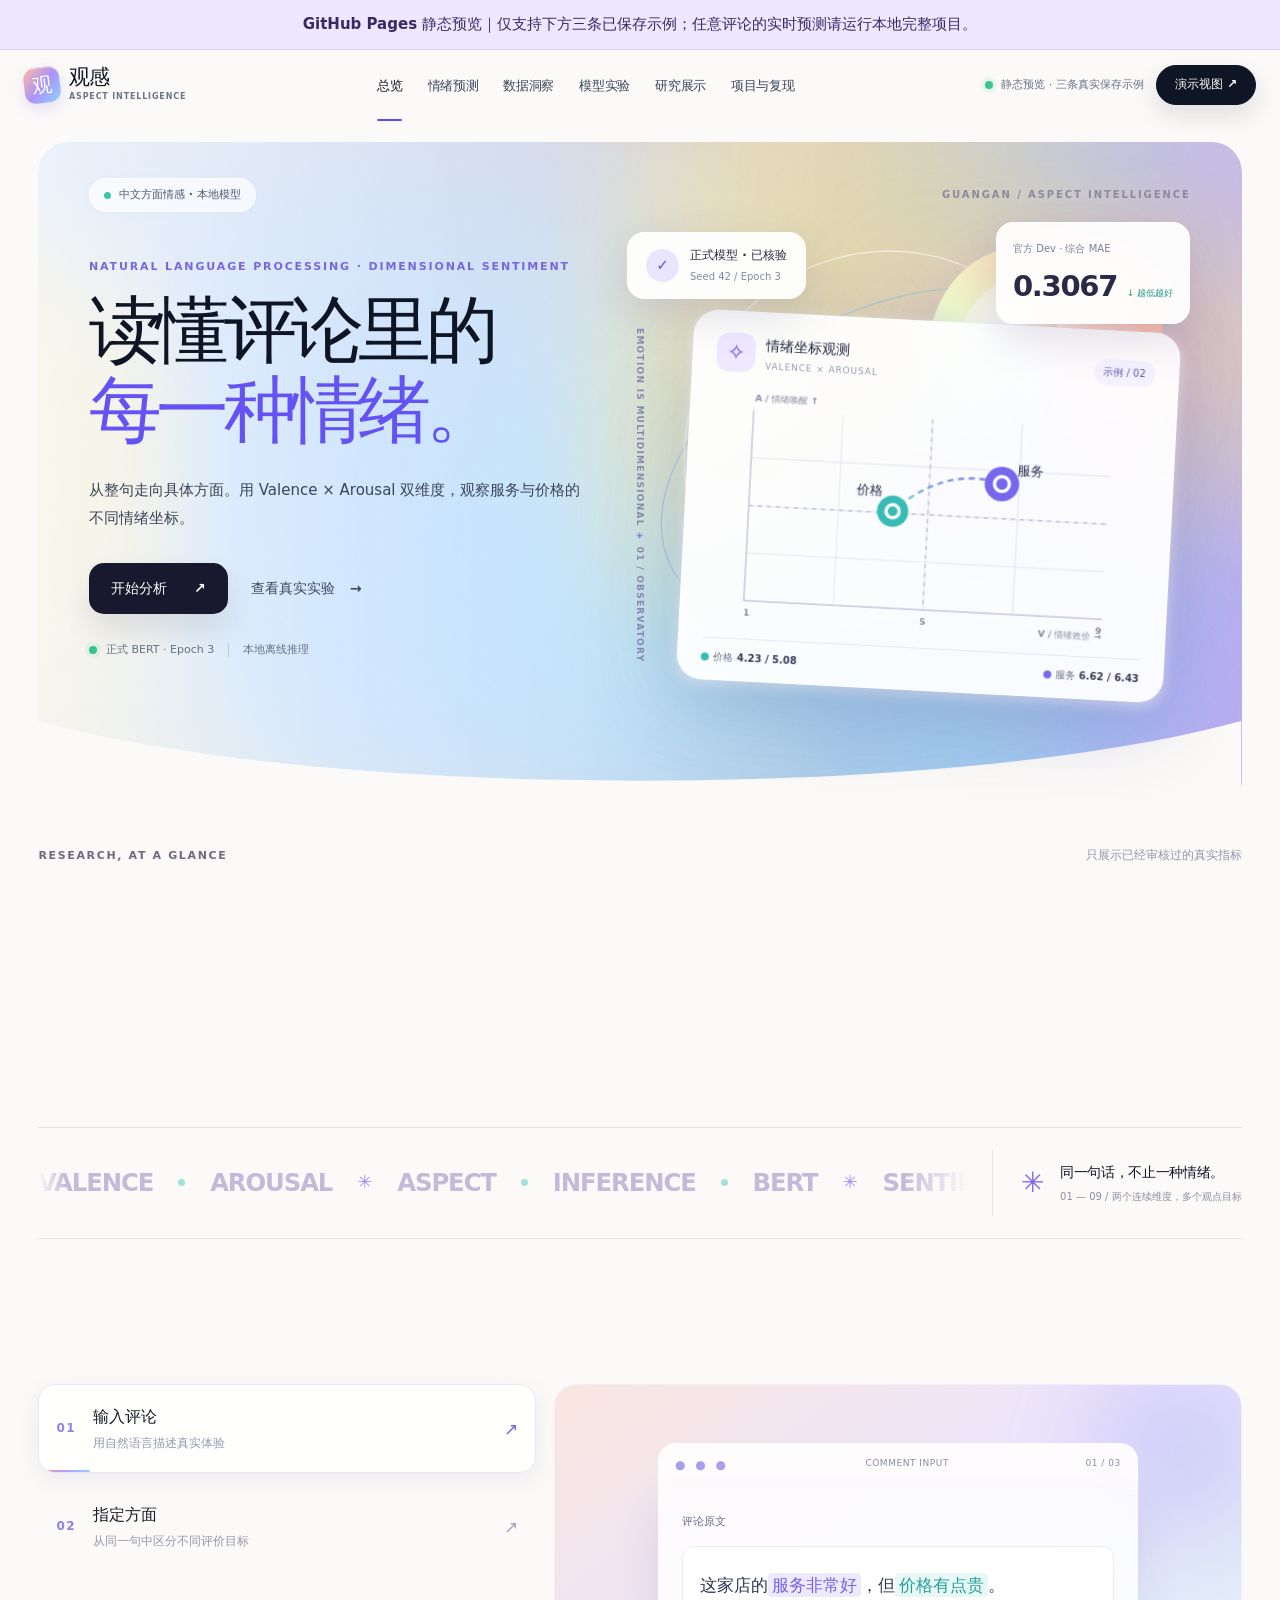
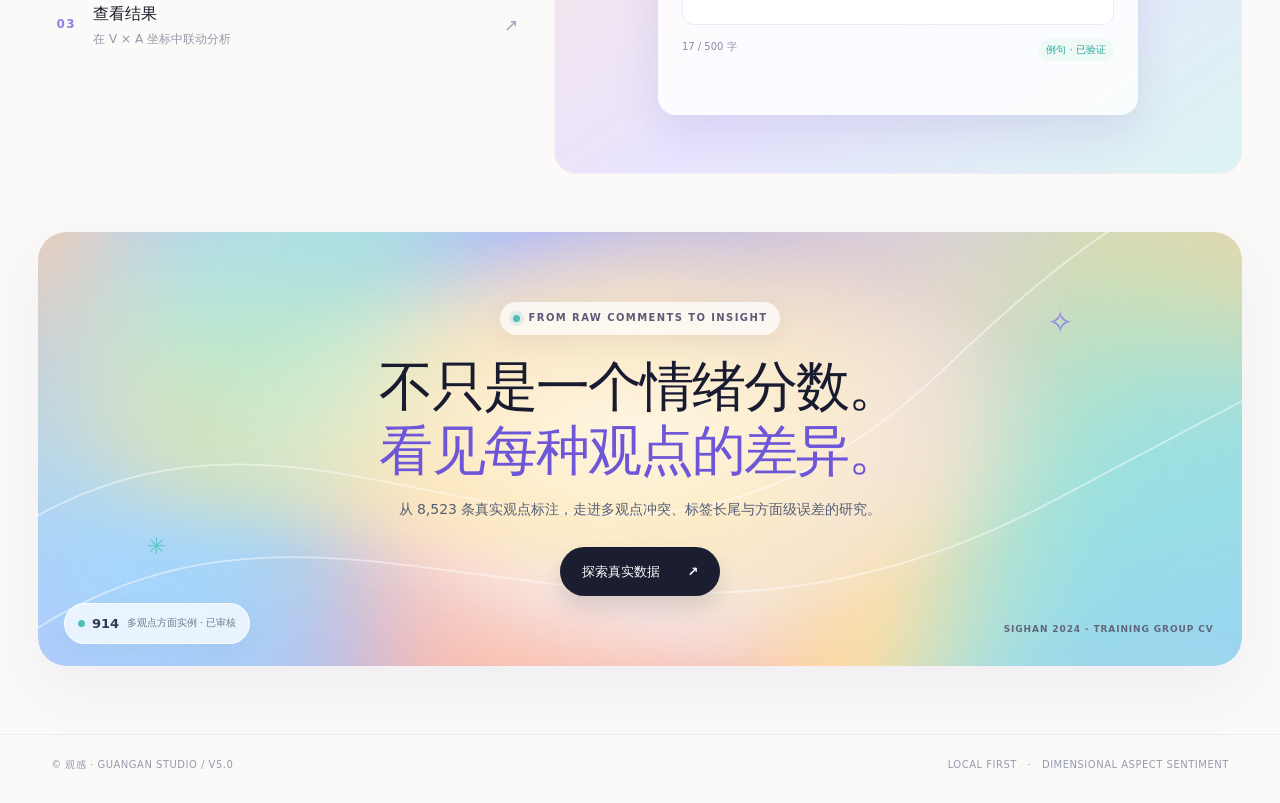
<file: docs/index.html>
<!DOCTYPE html>

<html lang="zh-CN">
<head>
<meta charset="utf-8"/>
<meta content="width=device-width, initial-scale=1" name="viewport"/>
<meta content="#fbfaf9" name="theme-color"/>
<meta content="观感 · 中文方面情感强度预测平台。探索评论里不同方面的愉悦度与情绪唤醒度，查看真实实验与数据洞察。" name="description"/>
<title>观感 · 情绪的科学与艺术 · V5</title>
<link href="./style.css" rel="stylesheet"/>
<script defer="" src="./app.js"></script>
</head>
<body>
<div id="github-preview-banner" role="status">GitHub Pages 静态预览｜仅支持下方三条已保存示例；任意评论的实时预测请运行本地完整项目。</div>
<div class="app-shell">
<!-- V4.4 navigation is a product-style sticky top header. Existing route, keyboard and menu handlers remain live. -->
<div class="sidebar-backdrop" hidden id="sidebar-backdrop"></div>
<div class="main-area">
<header class="topbar" id="sidebar">
  <div class="v44-top-inner">
    <a class="side-brand" aria-label="观感首页" href="#/overview"><span aria-hidden="true" class="brand-glyph">观</span><span class="brand-text">观感<small>ASPECT INTELLIGENCE</small></span></a>
    <nav class="side-nav" id="side-nav" aria-label="主导航">
      <a data-nav="overview" href="#/overview"><span class="nav-icon" aria-hidden="true">◧</span>总览</a>
      <a data-nav="predict" href="#/predict"><span class="nav-icon" aria-hidden="true">◎</span>情绪预测</a>
      <a data-nav="data" href="#/data"><span class="nav-icon" aria-hidden="true">▥</span>数据洞察</a>
      <a data-nav="experiments" href="#/experiments"><span class="nav-icon" aria-hidden="true">⌁</span>模型实验</a>
      <a data-nav="story" href="#/story"><span class="nav-icon" aria-hidden="true">▤</span>研究展示</a>
      <a data-nav="about" href="#/about"><span class="nav-icon" aria-hidden="true">◇</span>项目与复现</a>
    </nav>
    <div class="top-actions"><span class="top-model"><span class="live-dot" id="top-dot"></span><span id="top-status">正在连接本地模型</span></span><button class="small-action" id="go-story" type="button">演示视图 ↗</button><button aria-expanded="false" aria-controls="side-nav" aria-label="打开导航菜单" class="menu-button" id="menu-toggle" type="button">☰</button></div>
  </div>
  <div hidden aria-hidden="true"><span id="side-dot"></span><span id="side-state-title"></span><span id="side-state-desc"></span><span id="page-breadcrumb"></span></div>
</header>
<main id="main-content">
<!-- OVERVIEW -->
<section aria-labelledby="overview-title" class="page overview" data-page="overview">
<div class="deck-hero fernway-hero">
<div aria-hidden="true" class="mesh-atmosphere"><span class="mesh-blob blob-one"></span><span class="mesh-blob blob-two"></span><span class="mesh-blob blob-three"></span><span class="mesh-blob blob-four"></span></div>
<div class="hero-navline hero-seq hero-seq-nav"><span class="hero-pill hero-seq-item"><span class="hero-pill-dot"></span> 中文方面情感 · 本地模型</span><span class="hero-edition hero-seq-item">GUANGAN / ASPECT INTELLIGENCE</span></div>
<div class="fernway-inner">
<div class="fernway-copy">
<p class="deck-eyebrow hero-seq-item">NATURAL LANGUAGE PROCESSING · DIMENSIONAL SENTIMENT</p>
<h1 id="overview-title" class="hero-title hero-seq-item"><span class="hero-title-line"><span class="hero-title-ink">读懂评论里的</span></span><span class="hero-title-line"><span class="hero-title-ink hero-title-accent">每一种情绪。</span></span></h1>
<p class="deck-description hero-description hero-seq-item">从整句走向具体方面。用 Valence × Arousal 双维度，观察服务与价格的不同情绪坐标。</p>
<div class="deck-buttons hero-seq hero-seq-buttons"><a class="action-primary hero-seq-item" href="#/predict">开始分析 <span>↗</span></a><a class="action-ghost hero-seq-item" href="#/experiments">查看真实实验 <span>→</span></a></div>
<div class="hero-confidence hero-seq-item"><span class="live-dot ready"></span>正式 BERT · Epoch 3 <span class="hero-divider"></span> 本地离线推理</div>
</div>
<div class="fernway-art v5-art hero-visual" aria-label="方面情绪坐标静态示例：服务 V 6.62 A 6.43，价格 V 4.23 A 5.08；非当前用户输入">
 <div class="v5-art-aura hero-visual-layer hero-aura" aria-hidden="true"></div>
 <svg class="v5-art-orbits hero-visual-layer hero-orbits" viewBox="0 0 660 560" aria-hidden="true" preserveAspectRatio="xMidYMid meet"><defs>
  <linearGradient id="v5OrbitStroke" x1="0" y1="0" x2="1" y2="1"><stop offset="0" stop-color="#a48dff"/><stop offset=".5" stop-color="#70d6d6"/><stop offset="1" stop-color="#ffb9aa"/></linearGradient>
 </defs><ellipse cx="330" cy="284" rx="283" ry="173" transform="rotate(-28 330 284)" fill="none" stroke="url(#v5OrbitStroke)" stroke-width="1.3" opacity=".75"/><ellipse cx="334" cy="280" rx="238" ry="244" transform="rotate(31 334 280)" fill="none" stroke="#ffffff" stroke-width="1.3" opacity=".82"/><circle cx="100" cy="400" r="5" fill="#8fe5d0"/><circle cx="573" cy="117" r="5" fill="#b49dff"/></svg>
 <div class="v5-visual-blob hero-visual-layer hero-blob" aria-hidden="true"><div class="v5-visual-blob-inner"></div></div>
 <div class="v5-orbit-panel float-panel hero-visual-layer hero-panel hero-panel-main">
  <div class="v5-orbit-head"><span class="v5-orbit-icon">✧</span><div><b>情绪坐标观测</b><small>VALENCE × AROUSAL</small></div><span class="v5-orbit-live">示例 / 02</span></div>
  <svg class="v5-scatter hero-chart" viewBox="0 0 520 310" role="img" aria-label="示例数据：服务 V6.62 A6.43；价格 V4.23 A5.08">
   <defs><linearGradient id="v5Line" x1="0" y1="1" x2="1" y2="0"><stop offset="0" stop-color="#57cfc2"/><stop offset="1" stop-color="#7969ed"/></linearGradient></defs>
   <g stroke="#dcddec" stroke-width="1" fill="none"><path d="M42 32V264H478" stroke="#b7b8d2" stroke-width="1.4"/><path d="M42 90H478 M42 148H478 M42 206H478 M151 32V264 M260 32V264 M369 32V264" opacity=".68"/><path d="M260 32V264 M42 148H478" stroke-dasharray="5 6" stroke="#b8acd9" stroke-width="1.5"/></g>
   <path d="M217 146 C256 108 302 92 348 106" fill="none" stroke="url(#v5Line)" stroke-width="3" stroke-linecap="round" stroke-dasharray="5 8" opacity=".85"/>
   <circle cx="217" cy="146" r="19" fill="#39bbb5" opacity=".13"/><circle cx="217" cy="146" r="8" fill="#39bdb2" stroke="white" stroke-width="4"/>
   <circle cx="348" cy="106" r="21" fill="#7767ed" opacity=".14"/><circle cx="348" cy="106" r="9" fill="#7767ed" stroke="white" stroke-width="4"/>
   <g fill="#272c4b" font-size="16" font-weight="700"><text x="172" y="127">价格</text><text x="366" y="94">服务</text></g>
   <g fill="#86899f" font-size="11" font-weight="600"><text x="43" y="21">A / 情绪唤醒 ↑</text><text x="478" y="289" text-anchor="end">V / 情绪效价 →</text><text x="42" y="282">1</text><text x="260" y="282" text-anchor="middle">5</text><text x="478" y="282" text-anchor="end">9</text></g>
  </svg>
  <div class="v5-orbit-bottom"><span><i class="v5-point-mint"></i>价格 <b>4.23 / 5.08</b></span><span><i class="v5-point-violet"></i>服务 <b>6.62 / 6.43</b></span></div>
 </div>
 <div class="v5-art-fact v5-fact-one float-panel hero-visual-layer hero-panel hero-panel-fact"><span class="v5-fact-symbol">✓</span><div><strong>正式模型 · 已核验</strong><small>Seed 42 / Epoch 3</small></div></div>
 <div class="v5-art-fact v5-fact-two float-panel hero-visual-layer hero-panel hero-panel-score"><span class="v5-fact-caption">官方 Dev · 综合 MAE</span><div><strong>0.3067</strong><small>↓ 越低越好</small></div></div>
 <div class="v5-side-caption hero-visual-layer hero-side-caption" aria-hidden="true">EMOTION IS MULTIDIMENSIONAL <span>✳</span> 01 / OBSERVATORY</div>
</div>
</div>
<div class="hero-corner-note">静态示例用于展示界面；真实输入请前往情绪预测</div>
<svg class="v44-hero-curve" aria-hidden="true" viewBox="0 0 1440 160" preserveAspectRatio="none"><path d="M0 48 C350 144 1090 144 1440 48 L1440 160 L0 160 Z" fill="#FBFAF8"/></svg>
</div>
<div class="section-caption"><span>RESEARCH, AT A GLANCE</span><p>只展示已经审核过的真实指标</p></div>
<div class="insight-grid upgraded-insights">
<article class="insight-card"><div class="insight-top"><span>训练方面实例</span><span class="metric-icon">◫</span></div><strong class="insight-number">7,476</strong><div class="proportion-meter"><span style="width:87.774%"></span><span style="width:12.226%"></span></div><div class="insight-footer"><span>6,562 单观点</span><span>914 多观点</span></div></article>
<article class="insight-card"><div class="insight-top"><span>原始观点标注</span><span class="metric-icon">◈</span></div><strong class="insight-number">8,523</strong><div aria-label="聚合方面 7476 条，占原始标注 87.72%；合并多余记录 1047 条，占 12.28%" class="proportion-meter annotation-proportion"><span style="width:87.72%"></span><span style="width:12.28%"></span></div><div class="insight-footer"><span>6,050 句餐饮评论</span><span>合并多余记录 1,047</span></div></article>
<article class="insight-card"><div class="insight-top"><span>正式模型 · Dev MAE</span><span class="metric-icon">↘</span></div><strong class="insight-number">0.3067</strong><div class="metric-comparisons"><div><span>正式 BERT</span><i style="width:33.48%"></i></div><div><span>Opinion-Aware</span><i style="width:57.39%"></i></div><div><span>A-MSE</span><i style="width:81.31%"></i></div></div><div class="insight-footer"><span>Dev MAE 局部标尺 0.300—0.320</span></div></article>
</div>
<section class="v5-interlude" aria-label="情绪分析维度与模型标识">
  <div class="v5-interlude-track" aria-label="V 与 A 情绪分析术语连续展示">
    <div class="v51-ticker-run" aria-hidden="true">
      <div class="v51-ticker-group"><span class="v51-ticker-word">VALENCE</span><i class="v51-ticker-dot" aria-hidden="true"></i><span class="v51-ticker-word">AROUSAL</span><span class="v51-ticker-spark" aria-hidden="true">✳</span><span class="v51-ticker-word">ASPECT</span><i class="v51-ticker-dot" aria-hidden="true"></i><span class="v51-ticker-word">INFERENCE</span><i class="v51-ticker-dot" aria-hidden="true"></i><span class="v51-ticker-word">BERT</span><span class="v51-ticker-spark" aria-hidden="true">✳</span><span class="v51-ticker-word">SENTIMENT</span><i class="v51-ticker-dot" aria-hidden="true"></i></div>
      <div class="v51-ticker-group"><span class="v51-ticker-word">VALENCE</span><i class="v51-ticker-dot" aria-hidden="true"></i><span class="v51-ticker-word">AROUSAL</span><span class="v51-ticker-spark" aria-hidden="true">✳</span><span class="v51-ticker-word">ASPECT</span><i class="v51-ticker-dot" aria-hidden="true"></i><span class="v51-ticker-word">INFERENCE</span><i class="v51-ticker-dot" aria-hidden="true"></i><span class="v51-ticker-word">BERT</span><span class="v51-ticker-spark" aria-hidden="true">✳</span><span class="v51-ticker-word">SENTIMENT</span><i class="v51-ticker-dot" aria-hidden="true"></i></div>
    </div>
  </div>
  <div class="v5-interlude-aside"><span class="v5-interlude-mark" aria-hidden="true">✳</span><strong>同一句话，不止一种情绪。</strong><small>01 — 09 / 两个连续维度，多个观点目标</small></div>
</section>
<section aria-labelledby="workflow-title" class="workflow-showcase">
<div class="section-caption"><span>PRODUCT WORKFLOW / 01—03</span><p>可交互的产品操作预览</p></div>
<div class="workflow-heading"><h2 id="workflow-title">从评论，到可以看见的情绪。</h2><p>选择步骤，右侧面板会展示相应的工作流程。点击正式分析即可进入真实模型。</p></div>
<div class="workflow-grid">
<div aria-label="工作流程步骤" class="workflow-selector" role="group">
<button aria-pressed="true" class="workflow-step active" data-workflow-step="0" type="button"><span class="workflow-step-no">01</span><span><strong>输入评论</strong><small>用自然语言描述真实体验</small></span><span class="step-arrow">↗</span></button>
<button aria-pressed="false" class="workflow-step" data-workflow-step="1" type="button"><span class="workflow-step-no">02</span><span><strong>指定方面</strong><small>从同一句中区分不同评价目标</small></span><span class="step-arrow">↗</span></button>
<button aria-pressed="false" class="workflow-step" data-workflow-step="2" type="button"><span class="workflow-step-no">03</span><span><strong>查看结果</strong><small>在 V × A 坐标中联动分析</small></span><span class="step-arrow">↗</span></button>
</div>
<div class="workflow-preview-wrap">
<div class="workflow-preview active" data-workflow-preview="0"><div class="mock-window-top"><span class="mock-dots">● ● ●</span><span>COMMENT INPUT</span><span>01 / 03</span></div><div class="mock-form"><div class="mock-caption">评论原文</div><div class="mock-textarea">这家店的<span>服务非常好</span>，但<span class="mock-text-mint">价格有点贵</span>。</div><div class="mock-form-bottom"><span>17 / 500 字</span><span class="mock-tag">例句 · 已验证</span></div></div></div>
<div class="workflow-preview" data-workflow-preview="1" hidden=""><div class="mock-window-top"><span class="mock-dots">● ● ●</span><span>ASPECT DETECTION</span><span>02 / 03</span></div><div class="mock-aspects"><p>同一句评论，两个评价目标</p><div class="mock-aspect-pair"><div><span class="mock-symbol purple">◎</span><strong>服务</strong><small>正面表达</small></div><div><span class="mock-symbol mint">◎</span><strong>价格</strong><small>负面表达</small></div></div><div class="mock-context">方面词由用户提供，模型不会自动抽取方面</div></div></div>
<div class="workflow-preview" data-workflow-preview="2" hidden=""><div class="mock-window-top"><span class="mock-dots">● ● ●</span><span>VALENCE × AROUSAL</span><span>03 / 03</span></div><div class="mock-results"><div><span>服务</span><b>V 6.62</b><i class="mini-chart purple-chart" style="--score:70.25%"></i><b>A 6.43</b></div><div><span>价格</span><b>V 4.23</b><i class="mini-chart mint-chart" style="--score:40.38%"></i><b>A 5.08</b></div><p>上述值来自冻结模型的已核验 CPU 示例，不是实时计算</p></div></div>
</div>
</div>
</section>
<section aria-labelledby="v41-feature-title" class="v41-gradient-feature">
<div aria-hidden="true" class="v41-light-field">
<div class="v41-light v41-light-a"></div>
<div class="v41-light v41-light-b"></div>
<div class="v41-light v41-light-c"></div>
<svg aria-hidden="true" class="v41-wave" preserveaspectratio="none" viewbox="0 0 1200 440">
<path d="M-90 310 C190 60 360 490 650 170 S1050 -25 1350 115"></path>
<path d="M-100 370 C260 125 390 520 710 260 S1100 60 1320 210"></path>
</svg>
</div>
<svg class="v5-feature-orbit" viewBox="0 0 900 420" preserveAspectRatio="none" aria-hidden="true"><path d="M-80 350 C200 20 390 490 680 130 S930 50 1040 300"/><path d="M-50 430 C210 150 410 500 760 260 S980 95 1090 240"/></svg><span class="v5-feature-spark v5-feature-spark-one" aria-hidden="true">✧</span><span class="v5-feature-spark v5-feature-spark-two" aria-hidden="true">✳</span>
<div class="v41-feature-content">
<span class="v41-feature-label"><i></i> FROM RAW COMMENTS TO INSIGHT</span>
<h2 id="v41-feature-title">不只是一个情绪分数。<br/><em>看见每种观点的差异。</em></h2>
<p>从 8,523 条真实观点标注，走进多观点冲突、标签长尾与方面级误差的研究。</p>
<a class="v41-feature-button" href="#/data">探索真实数据 <span aria-hidden="true">↗</span></a>
</div>
<div aria-label="真实数据摘要" class="v41-float-note"><span class="v41-note-dot"></span><strong>914</strong><small>多观点方面实例 · 已审核</small></div>
<div class="v41-feature-foot">SIGHAN 2024 · TRAINING GROUP CV</div>
</section>
</section>
<!-- PREDICT -->
<section aria-labelledby="predict-title" class="page" data-page="predict" hidden="">
<div class="v42-predict-scene" id="v42-predict-scene">
<div aria-hidden="true" class="v42-predict-light"><i></i><i></i><i></i></div>


<div class="predict-grid"><div class="v42-predict-left"><div class="page-heading v42-predict-heading"><span class="kicker">02 / PREDICTION STUDIO</span><h1 id="predict-title">输入一条评论，<br/>看见其中的<em>情绪。</em></h1><p>指定你关心的方面，用真实 BERT 模型观察愉悦度 V 与唤醒度 A 的细腻差异。</p></div><div class="predict-workflow-hint"><span class="workflow-hint-dot">01</span> 输入评论 <span class="hint-arrow">→</span><span class="workflow-hint-dot">02</span> 指定方面 <span class="hint-arrow">→</span><span class="workflow-hint-dot">03</span> 分析结果</div><section aria-label="评论输入区" class="studio-panel input-panel"><div class="panel-heading"><div><span class="panel-number">01 — INPUT</span><h2>评论输入</h2></div><button class="link-button" id="clear" type="button">清空 ↗</button></div>
<form id="analysis-form"><div class="field-heading"><label for="comment">评论原文</label><span id="count">0 / 500</span></div><textarea id="comment" maxlength="500" placeholder="例如：汤非常难喝，但是服务很好。" rows="6"></textarea>
<div class="field-heading"><label for="aspects">目标方面</label><span>最多 8 个</span></div><input autocomplete="off" id="aspects" placeholder="汤，服务" type="text"/><div aria-live="polite" class="tag-row" id="aspect-chips"></div><p class="helper">用逗号分隔；方面词需出现在原文中，或使用 NULL 表示隐式方面。</p>
<span class="field-heading scenario-title">快速示例</span><div class="example-grid"><button data-example="0" type="button">有好有坏 ↗</button><button data-example="1" type="button">强烈好评 ↗</button><button data-example="2" type="button">隐含不满 ↗</button></div>
<label class="compare-control"><input id="compare" type="checkbox"/><span><strong>对比历史实验候选</strong><small>展示数值差异，不代表候选模型更准确</small></span></label>
<button class="submit-button" disabled="" id="analyze" type="submit"><span id="analyze-label">等待模型就绪</span><span class="submit-spinner" hidden="" id="submit-spinner"></span><span>↗</span></button><div class="form-error" hidden="" id="error" role="alert"></div><p class="privacy"><span class="live-dot"></span>仅本地推理 · 不上传评论 · 本页历史不持久化</p>
</form>
</section></div>

<section aria-labelledby="result-title" class="studio-panel result-panel"><div class="panel-heading result-heading"><div><span class="panel-number">02 — EMOTION SPACE</span><h2 id="result-title">二维情绪图</h2></div><span class="result-time" id="result-time">V × A · 1—9</span></div>
<div class="predict-empty v42-prediction-preview" id="prediction-empty">
<div class="v42-preview-top"><span class="v42-preview-star">✧</span><strong>情绪坐标</strong><small>已核验的示例 · 非实时预测</small></div>
<svg aria-label="已核验示例：服务 V 6.62 A 6.43，价格 V 4.23 A 5.08；请运行分析获取自己评论的结果" class="v42-sample-plot" role="img" viewbox="0 0 380 300">
<defs><lineargradient id="v42-example-line" x1="0" x2="1" y1="1" y2="0"><stop offset="0" stop-color="#46c4b7"></stop><stop offset="1" stop-color="#7662ee"></stop></lineargradient></defs>
<rect fill="#ffffff" fill-opacity=".21" height="218" rx="15" width="290" x="45" y="24"></rect>
<path d="M45 242 H335 M45 242 V24 M190 24 V242 M45 133 H335" fill="none" stroke="#8890a8" stroke-dasharray="5 7" stroke-opacity=".45"></path>
<path d="M118 24 V242 M263 24 V242 M45 78 H335 M45 188 H335" fill="none" stroke="#a2a8bc" stroke-opacity=".18"></path>
<path class="v42-sample-curve" d="M162 130 Q198 88 249 93" fill="none" opacity=".72" stroke="url(#v42-example-line)" stroke-dasharray="7 8" stroke-linecap="round" stroke-width="2.8"></path>
<circle class="v42-sample-halo" cx="162" cy="131" fill="#49c6b8" fill-opacity=".16" r="17"></circle><circle cx="162" cy="131" fill="#45bcaf" r="7" stroke="white" stroke-width="3"></circle>
<circle class="v42-sample-halo" cx="249" cy="93" fill="#8270f4" fill-opacity=".18" r="19"></circle><circle cx="249" cy="93" fill="#7867e9" r="9" stroke="white" stroke-width="3"></circle>
<text fill="#212437" font-size="14" font-weight="700" x="260" y="79">服务</text><text fill="#212437" font-size="14" font-weight="700" x="118" y="121">价格</text>
<text fill="#5b6381" font-size="11" x="46" y="15">A · 唤醒度 ↑</text><text fill="#5b6381" font-size="11" text-anchor="end" x="335" y="267">V · 愉悦度 →</text>
</svg>
<div class="v42-preview-values"><span><i class="v42-dot purple"></i> 服务 <strong>6.62 / 6.43</strong></span><span><i class="v42-dot mint"></i> 价格 <strong>4.23 / 5.08</strong></span></div>
<p>输入评论并点击「运行情绪分析」，这里将显示你自己的真实结果。</p>
</div>
<div hidden="" id="prediction-results">
<div class="inline-alert" hidden="" id="stale-notice">输入已改变。请重新分析以更新结果。</div><div class="prediction-original"><span>正在分析的原文</span><p id="submitted-text"></p></div>
<div class="result-chart" id="result-chart"></div><div class="chart-legend" id="chart-legend"></div><div class="chart-note">V：负面 → 正面　　A：平缓 → 强烈　　虚线 5 为量表中点，并非分类阈值</div>
<div class="score-section-head"><h3>方面评分</h3><span>选择卡片可在图中定位</span></div><div class="new-score-grid" id="score-cards"></div>
<div class="inline-alert" hidden="" id="candidate-notice"></div><div class="chart-note" id="warnings"></div>
<details class="details"><summary>展开完整数值明细 <span>＋</span></summary><div class="table-wrap"><table><thead id="score-head"></thead><tbody id="score-body"></tbody></table></div></details>
<div class="export-tools"><span>保留模型标识与预测时间</span><div><button id="export-csv" type="button">↓ CSV</button><button id="export-json" type="button">↓ JSON</button></div></div>
<p class="chart-note">V/A 是回归分数，不是概率或置信度。自行输入的评论没有人工真值，不能计算准确率。</p>
</div>
</section>
</div>
</div><!-- /v42-predict-scene -->
<section class="recent-panel" hidden="" id="history-section"><div class="panel-heading"><div><span class="panel-number">SESSION ONLY</span><h2>本页最近分析</h2></div><button class="link-button" id="clear-history" type="button">清空历史</button></div><div class="history-list" id="history"></div></section>
</section>
<!-- DATA -->
<section aria-labelledby="data-title" class="page" data-page="data" hidden="">
<div class="page-heading"><span class="kicker">03 / DATA INTELLIGENCE</span><h1 id="data-title">看见数据的<em>另一面。</em></h1><p>从原始观点标注到方面级误差，切换视角查看经过核验的统计。</p></div>
<div class="data-masthead"><div><span>RAW ANNOTATIONS</span><strong>8,523</strong><p>原始观点标注</p></div><div><span>ASPECT INSTANCES</span><strong>7,476</strong><p>均值聚合后的训练实例</p></div><div><span>SENTENCES</span><strong>6,050</strong><p>原始训练评论句子</p></div></div>
<div aria-label="数据探索维度" class="data-focus-nav" role="group">
<button aria-pressed="true" class="active" data-data-focus="0" type="button">观点聚合 <span>01</span></button>
<button aria-pressed="false" data-data-focus="1" type="button">情绪冲突 <span>02</span></button>
<button aria-pressed="false" data-data-focus="2" type="button">极端标签 <span>03</span></button>
</div>
<div class="data-focus-panel" data-data-panel="0"><div class="focus-visual"><div class="focus-path"><span>原始观点 <b>8,523</b></span><i>→</i><span>方面实例 <b>7,476</b></span></div><div class="focus-note">914 组同方面多观点，聚合依据为任务标签规则；未删除训练句子。</div></div><div class="focus-side"><span>OPINION AGGREGATION</span><h3>从观点到方面</h3><p>同一目标可能被多次评价。V/A 均值聚合保留方面级监督，但压缩了多观点之间的差异。</p></div></div>
<div class="data-focus-panel" data-data-panel="1" hidden=""><div class="focus-visual focus-bars"><div><span>单观点</span><i style="width:58.59%"></i><b>0.3046</b></div><div><span>正负混合</span><i style="width:89.36%"></i><b>0.4647</b></div><small>训练集 Seed 42 折外综合 MAE · 条形长度按同一基准缩放</small></div><div class="focus-side"><span>MIXED POLARITY</span><h3>矛盾情绪更难</h3><p>87 个正负混合方面的 V_MAE 为 0.5970，约为单观点的 2.13 倍；这是相关性分析，不代表因果。</p></div></div>
<div class="data-focus-panel" data-data-panel="2" hidden=""><div class="focus-visual focus-longtail"><div><span>A ≥ 7.5</span><strong>78</strong><small>聚合方面实例</small></div><div><span>V &lt; 3</span><strong>34</strong><small>聚合方面实例</small></div></div><div class="focus-side"><span>LABEL SPARSITY</span><h3>真正稀缺的是极端标签</h3><p>这些样本数量较少。历史重加权方法对部分长尾样本有效，但整体误差未稳定改善。</p></div></div>
<div class="data-layout"><article class="content-card"><div class="chart-header"><div><span class="kicker">OPINION STRUCTURE</span><h2>多观点不是少数噪声</h2></div><span class="tiny-label">N = 7,476</span></div><div class="donut-section"><div class="donut-wrap"><div class="donut"><div><strong>914</strong><span>多观点方面</span></div></div></div><div class="donut-legend"><div><i class="dot dot-ink"></i><span>单观点</span><strong>6,562 <small>87.8%</small></strong></div><div><i class="dot dot-blue"></i><span>多观点</span><strong>914 <small>12.2%</small></strong></div><p>相同句子、相同方面可能包含多个情绪观点。正式任务将同组 V/A 标签取平均。</p></div></div></article>
<article class="content-card"><div class="chart-header"><div><span class="kicker">ERROR ANALYSIS</span><h2>观点冲突使 V 更难预测</h2></div><span class="tiny-label">BERT · SEED 42 CV</span></div><div class="error-bars" id="ambiguity-chart"></div><p class="footnote">综合 MAE，越低越好。不同子集彼此重叠，不能解释为因果关系。</p></article></div>
<div class="wide-feature v44-dark-feature"><div class="feature-heading"><span class="kicker">DIFFICULT CASES</span><h2>真正的挑战，是情绪相互矛盾。</h2><p>在同一方面同时出现正面与负面观点时，单一标签难以完整表达。</p></div><div class="feature-metrics"><div><span>混合正负观点</span><strong>87</strong><small>方面实例</small></div><div><span>原始 BERT 的 V MAE</span><strong>0.597</strong><small>该子集</small></div><div><span>Opinion-Aware 的综合 MAE</span><strong>0.443</strong><small>探索性改善</small></div></div></div>
<div class="data-footer-note">数据范围：Training 折外预测。这里的模型对比不是额外独立测试；实验结果详情请到「模型实验」。</div>
</section>
<!-- EXPERIMENTS -->
<section aria-labelledby="experiments-title" class="page" data-page="experiments" hidden="">
<div class="page-heading"><span class="kicker">04 / EXPERIMENT LAB</span><h1 id="experiments-title">让数字，而非<em>直觉。</em></h1><p>将交叉验证、官方 Validation 和探索性单种子实验分开展示。MAE 越低越好。</p></div>
<div class="experiment-toolbar"><div aria-label="实验评价范围" class="segmented" role="group"><button aria-pressed="true" class="active" data-exp-scope="seeds" type="button">3 种子 CV</button><button aria-pressed="false" data-exp-scope="dev" type="button">官方 Dev</button><button aria-pressed="false" data-exp-scope="single" type="button">Seed 42 CV</button></div><span id="exp-scope-note">训练集 Group CV · 三种子平均 · 越低越好</span></div>
<div class="exp-visual-grid">
<article class="content-card exp-main"><div class="chart-header"><div><span class="kicker">MEAN ABSOLUTE ERROR</span><h2 id="exp-chart-title">模型表现比较</h2></div><div class="chart-small-badge">MAE ↓</div></div><div aria-live="polite" class="experiment-plot" id="experiment-plot"></div><div class="experiment-insight" id="experiment-insight"></div></article>
<aside aria-label="研究结论数据卡" class="exp-insight-rail">
<article class="exp-summary-card pastel-violet"><span class="exp-eyebrow">CV / LOWEST HISTORICAL VALUE</span><div class="exp-stat-top"><span class="exp-rail-icon">◈</span><strong>0.304790</strong></div><h3>Opinion-Aware v2</h3><p>三种子 CV 平均值；相较原始 BERT 改善 0.000741，但不能证明泛化更好。</p><div class="exp-mini-meter"><i style="width:70%"></i></div><small>原始 BERT · 0.305531</small></article>
<article class="exp-summary-card pastel-peach"><span class="exp-eyebrow">OFFICIAL VALIDATION</span><div class="exp-stat-top"><span class="exp-rail-icon">✓</span><strong>0.306696</strong></div><h3>正式交付模型</h3><p>已有 Dev 验收中原始 BERT 优于其他候选，因此仍采用 Epoch 3 的 marked_l1。</p><div class="exp-rail-pill">BERT WWM Ext · Seed 42</div></article>

<details class="v42-research-more"><summary>更多：观点冲突子集</summary><article class="exp-summary-card pastel-mint"><span class="exp-eyebrow">MIXED OPINIONS / N = 87</span><h3>正负观点冲突</h3><div class="exp-pair-metrics"><div><span>原始 BERT</span><b>0.4647</b></div><div><span>Opinion-Aware</span><b>0.4432</b></div></div><p>局部探索性改善，不是独立测试结论。</p></article></details></aside>
</div>
<details class="v42-experiment-details"><summary>展开研究解释与局部样本结果</summary><article class="content-card"><span class="kicker">OPINION CONFLICT</span><h2>模型局部收益</h2><p>正负观点混合样本（n = 87）</p><div class="two-model-bars"><div><span>原始 BERT</span><strong>0.4647</strong><i style="--bar:93%;--tone:#adb1bc"></i></div><div><span>Opinion-Aware</span><strong>0.4432</strong><i style="--bar:88.7%;--tone:#536dff"></i></div></div><small>该子集属于事后探索，不是独立性能检验。</small></article><article class="content-card"><span class="kicker">MODEL DECISION</span><h2>为什么仍选 BERT L1？</h2><p>在 3 种子 CV 中，部分方法仅略有改善；已有 Dev 验收并不支持替换正式模型。</p><div class="decision-strip"><span>正式交付模型</span><strong>Chinese BERT WWM Ext</strong><small>marked_l1 / Seed 42 / Epoch 3</small></div></article></details>
<details class="details full-methods"><summary>查看完整实验比较表 <span>＋</span></summary><div class="table-wrap"><table><thead><tr><th>方法</th><th>评价范围</th><th>综合 MAE</th><th>说明</th></tr></thead><tbody id="experiment-table"></tbody></table></div></details>
</section>
<!-- STORY -->
<section aria-labelledby="story-title" class="page story-page" data-page="story" hidden="">
<div class="story-top"><div><span class="kicker">05 / RESEARCH STORY</span><h1 id="story-title">研究背后的四个章节</h1></div><span class="story-help">← → 翻页 · 支持触屏滑动</span></div>
<div aria-live="polite" class="story-stage" id="story-stage" tabindex="0"><div class="story-slide" id="story-slide"></div><div class="story-progress-track"><div id="story-progress"></div></div><div class="story-pager"><div class="story-dots" id="story-dots" aria-label="研究展示分页"></div><span id="story-counter" aria-live="off">01 / 04</span></div><div class="story-control"><button aria-label="上一页" id="story-prev" type="button">←</button><button aria-label="下一页" id="story-next" type="button">→</button></div></div><p class="story-note">4 张固定画幅研究页，可使用方向键、按钮或触屏切换；数据来自已有实验记录。</p>
</section>
<!-- ABOUT -->
<section aria-labelledby="about-title" class="page" data-page="about" hidden="">
<div class="page-heading"><span class="kicker">06 / METHODS &amp; PROVENANCE</span><h1 id="about-title">让每一项结果，<em>可追溯。</em></h1><p>课程设计的模型、数据与实验约束说明。正式推理不需要外部网络。</p></div>
<div class="about-flow"><div><span>01 / DATA</span><h3>SIGHAN 2024</h3><p>6,050 句、8,523 条观点，经方面聚合得到 7,476 条实例</p></div><div class="flow-arrow">→</div><div><span>02 / MODEL</span><h3>BERT + Aspect Marking</h3><p>中文 BERT WWM Ext，双回归头输出 V、A</p></div><div class="flow-arrow">→</div><div><span>03 / EVALUATION</span><h3>Group CV + Dev</h3><p>3 折冻结分组、独立复算、正式模型哈希确认</p></div></div>
<div class="about-grid"><article class="content-card"><span class="kicker">DEPLOYMENT IDENTITY</span><h2>正式模型信息</h2><dl class="info-list"><div><dt>模型</dt><dd>Chinese BERT WWM Ext</dd></div><div><dt>方法</dt><dd>marked_l1</dd></div><div><dt>Seed</dt><dd>42</dd></div><div><dt>训练轮次</dt><dd>3</dd></div><div><dt>最大长度</dt><dd>128 tokens</dd></div><div><dt>Checkpoint SHA256</dt><dd id="model-hash">连接后获取</dd></div></dl></article><article class="content-card"><span class="kicker">EXPERIMENT INTEGRITY</span><h2>实验资料审计</h2><div class="audit-number">40 <small>/ 41</small></div><p>历史实验组完成预测文件审计。另有 3 组预测副本，不能当作独立实验。</p><div class="audit-pill">✓ 训练来源哈希匹配</div><div class="audit-pill">✓ 严格加载正式权重</div><div class="audit-pill">✓ HTTP 集成测试 22/22</div></article></div>
<section class="api-showcase v5-api-showcase" aria-labelledby="v5-api-title">
 <div class="v5-api-intro"><div class="v5-api-headline"><span class="kicker">LOCAL API / DEVELOPER WORKSPACE</span><h2 id="v5-api-title">让模型能力，<br/><em>清晰且可复现。</em></h2><p>一个可审计的本地推理接口。右侧展示与真实后端契约一致的请求结构；推理结果以实际 API 返回为准。</p></div>
 <div class="v5-api-endpoints" aria-label="本地服务端点">
  <div class="v5-api-endpoint"><span class="v5-endpoint-id">01</span><span class="v5-endpoint-icon">◎</span><div><strong>服务状态</strong><code>GET /api/status</code></div><span class="v5-endpoint-arrow">↗</span></div>
  <div class="v5-api-endpoint"><span class="v5-endpoint-id">02</span><span class="v5-endpoint-icon">◇</span><div><strong>模型元信息</strong><code>GET /api/meta</code></div><span class="v5-endpoint-arrow">↗</span></div>
  <div class="v5-api-endpoint v5-endpoint-featured"><span class="v5-endpoint-id">03</span><span class="v5-endpoint-icon">✳</span><div><strong>情绪预测</strong><code>POST /api/predict</code></div><span class="v5-endpoint-arrow">↗</span></div>
 </div>
 <div class="v5-api-tags"><span><i></i> 127.0.0.1 ONLY</span><span>本地推理</span><span>最大 8 个方面</span></div>
 </div>
 <div class="v5-dev-column">
  <div class="api-console v5-dev-console">
   <div class="v5-console-bar"><span class="v5-window-dots" aria-hidden="true"><i></i><i></i><i></i></span><span class="v5-console-file" id="v5-code-title">request.json</span><span class="v5-method-pill">POST</span><span class="v5-console-path">/api/predict</span><button class="v5-copy" id="v5-copy" type="button" aria-label="复制当前代码">复制 <span aria-hidden="true">↗</span></button></div>
   <div class="v5-code-tabs" role="tablist" aria-label="调用示例类型"><button role="tab" type="button" aria-selected="true" class="active" data-v5-code="json">JSON</button><button role="tab" type="button" aria-selected="false" data-v5-code="curl">cURL</button><button role="tab" type="button" aria-selected="false" data-v5-code="python">Python</button></div>
   <pre class="v5-code-output" tabindex="0"><code id="v5-code-content" aria-live="polite"></code></pre>
   <div class="v5-console-footer"><span>令牌来源：<code>GET /api/meta</code></span><span class="v5-local-indicator"><i></i> LOCAL</span></div>
  </div>
  <div class="v5-api-spec"><div class="v5-api-spec-head"><span>REQUEST CONTRACT</span><span>真实后端字段</span></div><div class="v5-api-spec-grid"><div><code>text</code><small>string · 评论原文</small></div><div><code>aspects</code><small>string[] · 1–8 个方面</small></div><div><code>compare</code><small>boolean · 是否对比</small></div><div><code>X-Demo-Token</code><small>header · 会话令牌</small></div></div></div>
 </div>
 <div class="v5-api-route" aria-label="推理请求处理流程"><div><span>01</span><strong>评论输入</strong><small>text + aspects</small></div><i aria-hidden="true"></i><div><span>02</span><strong>本地 API</strong><small>token 校验</small></div><i aria-hidden="true"></i><div><span>03</span><strong>BERT 模型</strong><small>marked_l1</small></div><i aria-hidden="true"></i><div><span>04</span><strong>V × A</strong><small>实际 JSON 结果</small></div></div>
</section>
<div class="about-warning"><span>IMPORTANT</span><p>官方 Test 曾在历史研究中被查看，因此历史 Test 比较只作探索性分析。某些结果的 A 高分阈值为 ≥6.5，最新长尾审计采用 ≥7.5，不混合统计口径。</p></div>
</section>
</main>
<footer class="app-footer"><span>© 观感 · GUANGAN STUDIO / V5.0</span><span>LOCAL FIRST <i>·</i> DIMENSIONAL ASPECT SENTIMENT</span></footer>
</div>
</div>
<div class="toast" hidden="" id="toast" role="status"></div>
</body>
</html>
</file>
<file: docs/style.css>
/* GUANGAN V4.2 — Calm Fernway-inspired local NLP product UI.
   Offline; system fonts only; real charts driven by saved verified data.
   Replaces V3 theme instead of stacking overrides. */
:root{
 --ink:#151824; --muted:#596173; --subtle:#8b93a5;
 --line:#e8e7ee; --line-strong:#d8d8e4;
 --base:#fbfaf8; --paper:#fff; --soft:#f8f7fb;
 --violet:#7962ed; --violet-bright:#6656ec; --lavender:#f0eafa;
 --mint:#37bcb2; --mint-bg:#eaf9f7; --peach:#f8e3d8;
 --shadow:0 13px 38px rgba(49,45,92,.065);
 --shadow-large:0 27px 85px rgba(68,57,124,.13);
 font-family:Inter,"PingFang SC","Microsoft YaHei UI","Microsoft YaHei","Noto Sans CJK SC","Source Han Sans SC",system-ui,sans-serif;
 color:var(--ink); background:var(--base);font-synthesis:none;
}
*,*:before,*:after{box-sizing:border-box}html{scroll-behavior:smooth}body{margin:0;min-width:320px;font-size:15px;line-height:1.65}a{color:inherit;text-decoration:none}button,input,textarea{font:inherit}button{cursor:pointer}button:disabled{opacity:.55;cursor:not-allowed}a,button,input,textarea{touch-action:manipulation}a:focus-visible,button:focus-visible,input:focus-visible,textarea:focus-visible,[tabindex]:focus-visible,summary:focus-visible{outline:3px solid #9383fa;outline-offset:4px}button{border:0}p,h1,h2,h3,h4{margin:0}h1,h2,h3{line-height:1.2;letter-spacing:-.04em}p{overflow-wrap:anywhere}em{font-style:normal;color:var(--violet)}small{font-size:12px}b,strong{font-weight:700}svg{max-width:100%}::selection{background:#cfccff;color:#25223b}[hidden]{display:none!important}
/* Global shell */
.app-shell{display:flex;min-height:100vh}.sidebar{width:224px;flex:none;position:sticky;top:0;height:100vh;display:flex;flex-direction:column;padding:33px 17px 20px;background:#fff;border-right:1px solid #eeeaf1;z-index:30}.side-brand{display:flex;gap:11px;align-items:center;padding:0 10px}.brand-glyph{display:grid;place-items:center;width:42px;height:42px;border-radius:13px;background:linear-gradient(145deg,#8aa8fa,#8d63df 70%,#ba84df);color:#fff;font-size:24px;font-weight:700;box-shadow:0 10px 22px rgba(114,93,219,.21)}.brand-text{font-size:24px;font-weight:800;letter-spacing:-.05em;line-height:1.1}.brand-text small{display:block;color:#8e90a9;font-size:8px;letter-spacing:.14em;line-height:2;font-weight:700}.side-overline{margin:62px 13px 19px;display:flex;justify-content:space-between;font-size:10px;letter-spacing:.14em;font-weight:700;color:#9da1b3}.side-overline span{font-variant-numeric:tabular-nums}.side-nav{display:grid;gap:8px}.side-nav a{display:flex;align-items:center;gap:12px;min-height:47px;padding:0 15px;border-radius:12px;color:#626981;font-weight:600;transition:.2s ease}.side-nav a:hover{background:#f7f5ff;color:#5148aa}.side-nav a.active{color:#4b3faf;background:#efeaff;box-shadow:inset 3px 0 0 #826ef7}.nav-icon{width:19px;display:inline-grid;place-items:center;font-size:19px;color:inherit}.nav-count{margin-left:auto;color:#a3a5b9;font-size:10px;letter-spacing:.1em}.side-nav a.active .nav-count{color:#766ae1}.sidebar-foot{margin-top:auto;padding:0 10px;color:#8f95a5}.side-state{display:flex;align-items:center;gap:10px}.side-state strong{display:block;color:var(--ink);font-size:12px}.side-state small{display:block;margin-top:1px;letter-spacing:.08em;font-size:9px}.live-dot{display:inline-block;width:8px;height:8px;flex:none;border-radius:100%;background:#d9b75d;box-shadow:0 0 0 4px #d9b75d13}.live-dot.ready{background:#38c38f;box-shadow:0 0 0 4px #38c38f15}.live-dot.error-state{background:#d96161}.side-separator{height:1px;background:#ece9f2;margin:19px 0}.side-version span{display:block;font-size:9px;letter-spacing:.09em}.side-version strong{display:block;color:#35394c;font-size:12px;margin-top:5px}.sidebar-foot>p{font-size:11px;margin-top:15px}.sidebar-backdrop{position:fixed;inset:0;background:#11152877;z-index:25}.main-area{min-width:0;flex:1}.topbar{height:74px;display:flex;align-items:center;justify-content:space-between;padding:0 clamp(28px,3.6vw,65px);background:rgba(255,255,255,.86);border-bottom:1px solid #ecebf1;position:sticky;top:0;z-index:20;backdrop-filter:blur(20px)}.top-left,.top-actions{display:flex;align-items:center;gap:20px}.breadcrumb{font-size:12px;font-weight:700;letter-spacing:.08em;color:#8b91a6}.crumb-slash{color:#c5bfda;margin:0 13px}.breadcrumb b{color:#444761;letter-spacing:0}.top-model{display:flex;align-items:center;gap:8px;color:#6b738c;font-size:12px}.small-action,.menu-button{color:#48465b;background:#fff;border:1px solid #e2e2ea;padding:8px 13px;border-radius:10px;font-size:12px;box-shadow:0 3px 12px #28294707}.small-action:hover{border-color:#a99ff3;color:var(--violet)}.menu-button{display:none}
#main-content{max-width:1610px;margin:0 auto;padding:37px clamp(26px,4vw,74px) 82px;min-height:calc(100vh - 145px)}.page{animation:pageEnter .48s cubic-bezier(.2,.8,.2,1) both}.page-heading{margin:18px 0 27px}.kicker,.deck-eyebrow{display:block;color:#7867dc;font-size:11px;letter-spacing:.16em;font-weight:800;text-transform:uppercase;margin-bottom:14px}.page-heading h1{font-size:clamp(36px,4.1vw,62px);font-weight:760;letter-spacing:-.058em}.page-heading>p{color:var(--muted);font-size:14px;margin-top:16px;max-width:790px}.app-footer{max-width:1580px;margin:auto;padding:22px clamp(26px,4vw,74px) 30px;border-top:1px solid #eeecf2;display:flex;justify-content:space-between;gap:18px;flex-wrap:wrap;color:#969bad;font-size:10px;letter-spacing:.05em}.app-footer i{font-style:normal;margin:0 7px}.section-caption{display:flex;justify-content:space-between;align-items:center;gap:20px;margin:35px 0 17px}.section-caption span{font-size:11px;letter-spacing:.15em;font-weight:800;color:#71677e}.section-caption p{font-size:12px;color:#9296a7}
/* Overview hero: warm atmospheric mesh and true interface overlays */
.fernway-hero{position:relative;isolation:isolate;overflow:hidden;min-height:575px;border-radius:28px;padding:30px clamp(28px,4%,56px) 34px;background:linear-gradient(112deg,#fffdfb,#f9f8ff 56%,#f7faff);border:1px solid #e9e6f3;box-shadow:0 22px 78px rgba(86,75,139,.065)}.mesh-atmosphere{position:absolute;inset:-30%;z-index:-2;filter:blur(42px);opacity:.76;transform:rotate(-12deg);background:linear-gradient(135deg,#fff9ed 10%,#f9eeff 39%,#e2f5ff 83%);animation:ambientSway 19s ease-in-out infinite alternate}.mesh-blob{position:absolute;width:56%;height:61%;border-radius:40%;filter:blur(38px)}.blob-one{left:4%;top:-10%;background:radial-gradient(ellipse,#f7cdbd 1%,#fae0dc8a 48%,transparent 70%);animation:blobFloat 17s ease-in-out infinite alternate}.blob-two{left:48%;top:12%;background:radial-gradient(ellipse,#bcb1fb 4%,#c2b4ed8b 44%,transparent 71%);animation:blobFloat 22s ease-in-out infinite alternate-reverse}.blob-three{left:27%;top:44%;background:radial-gradient(ellipse,#b5eeea 2%,#d3f4e68f 40%,transparent 72%);animation:blobFloat 20s ease-in-out infinite alternate}.blob-four{right:-6%;bottom:2%;background:radial-gradient(ellipse,#ffdbac 1%,#ffe4cf8c 45%,transparent 70%);animation:blobFloat 16s ease-in-out infinite alternate-reverse}.fernway-hero:before{content:"";position:absolute;inset:0;pointer-events:none;background:radial-gradient(ellipse at 28% 42%,#ffffffb3,transparent 48%),linear-gradient(120deg,#ffffff73,#ffffff00);z-index:-1}.fernway-hero:after{content:"";position:absolute;left:-15%;bottom:-42%;width:88%;height:70%;border:1px solid #ffffff99;border-radius:50%;transform:rotate(-13deg);pointer-events:none}.hero-navline{display:flex;justify-content:space-between;align-items:center;gap:20px;position:relative;z-index:3}.hero-pill{display:inline-flex;gap:8px;align-items:center;padding:7px 14px;border-radius:100px;background:#ffffff9c;border:1px solid #fff;color:#4c5871;font-size:11px;font-weight:650;backdrop-filter:blur(8px)}.hero-pill-dot{display:inline-block;background:#41c5a6;width:7px;height:7px;border-radius:50%}.hero-edition{color:#878a9f;font-size:10px;letter-spacing:.14em;font-weight:700}.fernway-inner{display:grid;grid-template-columns:.94fr 1.06fr;align-items:center;gap:18px;min-height:472px;position:relative;z-index:2}.fernway-copy{padding:28px 0 24px;max-width:600px}.fernway-copy h1{font-size:clamp(46px,5.2vw,83px);letter-spacing:-.068em;line-height:1.15;font-weight:820;color:#171b30}.fernway-copy h1 .hero-title-accent{color:#6955db}.fernway-copy .deck-description{color:#5b657d;max-width:520px;font-size:15px;line-height:1.95;margin-top:27px}.deck-buttons{display:flex;align-items:center;gap:23px;flex-wrap:wrap;margin-top:32px}.action-primary{display:inline-flex;gap:32px;align-items:center;justify-content:center;background:#6d58e7;color:white;padding:14px 22px;border-radius:12px;font-weight:750;font-size:14px;box-shadow:0 12px 25px #7660eb36;transition:transform .2s ease,background .2s ease,box-shadow .2s ease}.action-primary:hover{background:#5945d4;transform:translateY(-3px);box-shadow:0 18px 30px #7660eb49}.action-ghost{display:inline-flex;gap:15px;align-items:center;color:#42475d;font-weight:700;font-size:14px}.action-ghost:hover{color:var(--violet)}.hero-confidence{display:flex;align-items:center;gap:9px;margin-top:31px;font-size:11px;color:#677186}.hero-divider{display:block;width:1px;height:14px;background:#c8c7d5;margin:0 5px}.hero-corner-note{position:absolute;right:35px;bottom:18px;font-size:10px;color:#9698aa;z-index:4}
/* Layered product panels — real cited values, decorative perspective only */
.fernway-art{height:440px;position:relative;perspective:1000px;min-width:0}.art-glow{position:absolute;inset:5% 1% 9%;border-radius:46%;background:radial-gradient(ellipse,#afa7ff57,transparent 69%);filter:blur(28px);pointer-events:none}.float-panel{position:absolute;background:#ffffffd4;border:1px solid #ffffffd9;backdrop-filter:blur(22px) saturate(1.2);box-shadow:0 24px 54px #50419a27,0 4px 16px #5d55800b;border-radius:20px;color:#2a2d4a;transition:transform .3s cubic-bezier(.2,.8,.2,1),box-shadow .3s}.float-panel:hover{box-shadow:0 30px 65px #50419a36;transform:translateY(-5px)!important}.model-panel{left:4%;top:25%;width:55%;padding:17px 18px;transform:rotate(-4deg);z-index:1;animation:floatLeft 9s ease-in-out infinite}.main-scatter{right:1%;top:9%;width:65%;padding:18px 19px 12px;z-index:3;transform:rotate(3deg);animation:floatRight 8s ease-in-out infinite}.floating-head{display:flex;align-items:center;gap:9px;font-size:12px;font-weight:750}.floating-head small{margin-left:auto;font-size:9px;color:#9399ac;letter-spacing:.08em;font-weight:600}.mini-symbol{width:27px;height:27px;display:grid;place-items:center;border-radius:9px;font-size:14px}.mini-symbol.lavender{background:#eae6ff;color:#7e67e5}.mini-symbol.mint{background:#e0f7f5;color:#2eafa6}.tiny-model-row{display:flex;align-items:center;gap:6px;margin-top:16px;font-size:10px;color:#626b81}.tiny-model-row span{width:80px;flex:none;line-height:1.3}.tiny-model-row b{font-size:10px;color:#464168}.tiny-progress{height:6px;background:#eeecf7;border-radius:10px;flex:1;overflow:hidden}.tiny-progress i{height:100%;background:linear-gradient(90deg,#bcb5f8,#7566ee);display:block;border-radius:10px}.model-panel p{font-size:9px;color:#9b9ab2;margin-top:15px}.floating-scatter{width:100%;height:auto;display:block;margin:7px 0 4px}.viz-detail{font-size:10px;color:#707991;display:flex;align-items:center;gap:6px;flex-wrap:wrap}.viz-detail b{color:#3c4363}.viz-detail i{width:1px;height:11px;background:#d7d7e4}.float-check{left:0;bottom:14%;display:flex;align-items:center;gap:9px;padding:11px 15px;z-index:4;transform:rotate(1.2deg);animation:floatLeft 7.5s ease-in-out infinite alternate}.check-orb{height:35px;width:35px;display:grid;place-items:center;border-radius:50%;background:#dcd5ff;color:#6f58d9;font-weight:800}.float-check strong{font-size:12px;display:block}.float-check small{font-size:10px;color:#78809b}.float-score{right:1%;bottom:0;width:42%;padding:13px 17px;z-index:5;transform:rotate(-3deg);animation:floatRight 7s ease-in-out infinite alternate}.float-score .floating-head{font-size:11px}.single-verified-number{font-size:28px;font-weight:800;line-height:1.5;letter-spacing:-.06em}.single-verified-number span{font-size:10px;font-weight:650;color:#30a892;letter-spacing:0;margin-left:6px}.float-score>small{display:block;font-size:10px;color:#888ca4}
/* Overview metrics, workflow preview, CTA */
.insight-grid{display:grid;grid-template-columns:repeat(3,minmax(0,1fr));gap:17px}.insight-card{position:relative;min-width:0;background:#fff;border:1px solid #eae8ef;padding:23px 24px;border-radius:19px;box-shadow:var(--shadow);transition:transform .23s ease,box-shadow .23s}.insight-card:hover{transform:translateY(-4px);box-shadow:0 18px 43px #58517715}.insight-top{display:flex;align-items:center;justify-content:space-between;color:#747c90;font-size:12px;font-weight:650}.metric-icon{height:30px;width:30px;display:grid;place-items:center;background:#f1edff;color:#8b73f4;border-radius:10px;font-size:17px}.insight-number{display:block;font-size:clamp(31px,3vw,46px);line-height:1.2;letter-spacing:-.055em;margin:11px 0 14px;color:#20243c}.insight-footer{display:flex;gap:14px;justify-content:space-between;align-items:center;margin-top:10px;color:#858ba0;font-size:11px}.proportion-meter{height:8px;border-radius:10px;overflow:hidden;display:flex;background:#eeeff8}.proportion-meter span:first-child{background:#8e7aff}.proportion-meter span:last-child{background:#63c8bf}.annotation-bars{display:flex;align-items:end;gap:5px;height:34px;margin-top:-25px;justify-content:flex-end}.annotation-bars i{display:block;width:8px;background:linear-gradient(#9e8dfc,#d4ccff);border-radius:3px 3px 0 0}.metric-comparisons{display:flex;flex-direction:column;gap:5px;margin-top:-15px}.metric-comparisons>div{display:flex;align-items:center;gap:7px;height:10px}.metric-comparisons span{font-size:9px;color:#a0a4b0;width:85px;flex:none}.metric-comparisons i{display:block;height:5px;border-radius:4px;background:linear-gradient(90deg,#a99bf9,#6d5eed)}.workflow-showcase{margin-top:49px}.workflow-heading{display:flex;justify-content:space-between;align-items:end;gap:24px;margin-bottom:18px}.workflow-heading h2{font-size:clamp(25px,2.7vw,38px);letter-spacing:-.05em}.workflow-heading>p{max-width:360px;color:var(--muted);font-size:12px}.workflow-grid{display:grid;grid-template-columns:.84fr 1.16fr;gap:18px;min-height:390px}.workflow-selector{display:flex;flex-direction:column;gap:9px}.workflow-step{border:1px solid transparent;background:transparent;text-align:left;display:flex;align-items:center;gap:17px;padding:19px 17px;border-radius:17px;color:#626c81;transition:.23s}.workflow-step:hover{background:#ffffffb9}.workflow-step.active{background:#fff;border-color:#e9e6f3;box-shadow:var(--shadow)}.workflow-step-no{font-size:12px;color:#8d82e7;font-weight:750;letter-spacing:.13em;flex:none}.workflow-step strong{display:block;font-size:16px;color:#2a2f46}.workflow-step small{display:block;color:#9498ab;font-size:12px;margin-top:3px}.step-arrow{margin-left:auto;color:#a1a0bb;font-size:17px}.workflow-step.active .step-arrow{color:#7561e5}.workflow-link{display:inline-flex;gap:12px;font-weight:700;font-size:13px;color:#705bdc;margin:15px 0 0 17px}.workflow-link:hover{text-decoration:underline}.workflow-preview-wrap{min-width:0;position:relative;background:linear-gradient(145deg,#fae6e0,#e9e4ff 52%,#dcf4f2);border:1px solid #f4edf6;border-radius:22px;padding:38px 47px;display:flex;align-items:center;justify-content:center;overflow:hidden}.workflow-preview-wrap:before{content:"";position:absolute;right:-13%;top:-22%;height:300px;width:300px;background:radial-gradient(circle,#a3a1ed5a,transparent 68%);filter:blur(23px)}.workflow-preview{width:100%;max-width:480px;position:relative;animation:previewIn .4s ease both}.mock-window-top{background:#fffdfef2;border:1px solid #ffffffcc;border-radius:18px 18px 0 0;padding:12px 16px;display:flex;justify-content:space-between;font-size:9px;letter-spacing:.06em;color:#858aa1}.mock-dots{letter-spacing:3px;color:#a7a0e9;font-size:12px}.mock-form,.mock-aspects,.mock-results{min-height:226px;padding:24px;background:#ffffffd6;border-radius:0 0 18px 18px;box-shadow:0 17px 42px #5b4e9c20}.mock-caption{font-size:11px;font-weight:700;color:#686d87}.mock-textarea{margin-top:15px;padding:23px 17px;border:1px solid #eeeaf5;background:white;border-radius:11px;font-size:17px;line-height:1.8;color:#30344f}.mock-textarea span{color:#7562e8;background:#eeeafe;padding:2px 4px;border-radius:4px}.mock-textarea .mock-text-mint{color:#239e99;background:#e8f8f4}.mock-form-bottom{margin-top:14px;display:flex;justify-content:space-between;color:#858aa0;font-size:10px}.mock-tag{background:#eff9f6;color:#2ca89b;border-radius:100px;padding:3px 8px}.mock-aspects>p{color:#636f86;font-size:12px}.mock-aspect-pair{display:grid;grid-template-columns:1fr 1fr;gap:15px;margin-top:22px}.mock-aspect-pair>div{padding:23px 15px;background:#fff;border-radius:15px;display:grid;gap:5px;justify-items:center;border:1px solid #eceaf4}.mock-aspect-pair strong{font-size:23px}.mock-aspect-pair small{color:#8991a4}.mock-symbol{height:37px;width:37px;display:grid;place-items:center;border-radius:12px;font-size:19px}.mock-symbol.purple{background:#f1edff;color:#8c76ed}.mock-symbol.mint{background:#e8f8f5;color:#39b6a9}.mock-context{margin-top:18px;font-size:11px;color:#8c93a6}.mock-results>div{display:grid;grid-template-columns:50px 65px 1fr 65px;gap:8px;align-items:center;margin-bottom:23px}.mock-results>div>span{font-weight:700}.mock-results>div>b{font-size:12px;color:#545e78}.mock-results>p{margin-top:35px;font-size:10px;color:#8891a8}.mini-chart{height:9px;background:#ebeafa;border-radius:10px;overflow:hidden}.mini-chart:before{content:"";display:block;width:var(--score);height:100%;border-radius:10px;background:linear-gradient(90deg,#a996f9,#7466e7)}.mini-chart.mint-chart:before{background:linear-gradient(90deg,#a3e8e0,#43b7af)}.v4-cta{position:relative;isolation:isolate;overflow:hidden;min-height:245px;background:linear-gradient(118deg,#fcf1e9 0%,#f6edff 49%,#dff3f5 100%);border:1px solid #eee9f4;border-radius:22px;margin-top:56px;padding:33px 42px;display:flex;align-items:center}.v4-cta:after{content:"";position:absolute;inset:-30%;z-index:-1;background:radial-gradient(circle at 65% 46%,#b4a7fa74,transparent 28%),radial-gradient(circle at 83% 65%,#84d8e569,transparent 26%);filter:blur(20px)}.v4-cta>div:first-child{max-width:530px;position:relative;z-index:1}.v4-cta span{letter-spacing:.1em;font-size:10px;color:#82789e;font-weight:700}.v4-cta h2{font-size:clamp(28px,3vw,44px);margin:12px 0}.v4-cta p{font-size:13px;color:#6d738c}.v4-cta a{display:inline-flex;gap:18px;background:#24283c;color:white;border-radius:11px;padding:12px 17px;font-weight:700;margin-top:19px}.v4-cta a:hover{background:#6c58e7}.cta-mini-art{position:absolute;right:12%;top:12%;width:210px;height:210px;border:1px solid #ffffffbb;border-radius:50%;box-shadow:inset 0 0 70px #fff9}.cta-mini-art span{position:absolute;border-radius:50%;background:#ffffff90;border:1px solid #fff;box-shadow:0 18px 35px #6a5db026}.cta-mini-art span:nth-child(1){width:83px;height:83px;left:24px;top:44px}.cta-mini-art span:nth-child(2){width:67px;height:67px;right:-9px;top:92px}.cta-mini-art span:nth-child(3){width:30px;height:30px;left:120px;top:14px}
/* Prediction studio */
.predict-workflow-hint{margin:21px 0 20px;display:flex;gap:12px;align-items:center;flex-wrap:wrap;color:#606a83;font-size:12px}.workflow-hint-dot{height:25px;width:25px;display:inline-grid;place-items:center;border-radius:50%;background:#eeeaff;color:#7261e3;font-size:10px;font-weight:800}.hint-arrow{color:#c1b9dc;margin:0 7px}.hint-method{margin-left:auto;color:#8a92a6;font-size:11px}.predict-grid{display:grid;grid-template-columns:minmax(300px,.76fr) minmax(0,1.24fr);gap:19px;align-items:start}.studio-panel,.content-card,.recent-panel{background:#fff;border:1px solid #eae8ef;border-radius:20px;box-shadow:var(--shadow);min-width:0}.studio-panel{padding:27px}.input-panel{position:relative}.result-panel{min-height:610px}.panel-heading,.chart-header,.score-section-head{display:flex;align-items:center;justify-content:space-between;gap:14px}.panel-heading h2,.content-card h2{font-size:20px;letter-spacing:-.045em}.panel-number{font-size:10px;color:#8b75e1;letter-spacing:.13em;font-weight:800;display:block;margin-bottom:5px}.link-button{background:none;color:#8b7be5;font-size:12px;padding:5px}.link-button:hover{text-decoration:underline}.field-heading{display:flex;align-items:center;justify-content:space-between;margin:22px 0 8px;font-size:13px;font-weight:700}.field-heading>span{color:#979eae;font-size:11px;font-weight:500}.input-panel textarea,.input-panel input{border:1px solid #e2e1ee;background:#fdfdff;border-radius:11px;outline:none;color:#252a40;width:100%;padding:13px 15px;transition:border-color .2s,box-shadow .2s}.input-panel textarea{resize:vertical;min-height:126px;line-height:1.75}.input-panel textarea:focus,.input-panel input:focus{border-color:#a296ef;box-shadow:0 0 0 4px #8c74ef1b}.input-panel input{height:48px}.tag-row{display:flex;gap:6px;flex-wrap:wrap;margin-top:9px}.tag{background:#eeeaff;color:#6655c8;padding:4px 9px;border-radius:7px;font-size:12px}.helper,.privacy{font-size:11px;color:#858da2;margin-top:7px}.scenario-title{margin-top:20px}.example-grid{display:flex;gap:8px;flex-wrap:wrap}.example-grid button{border:1px solid #e5e5ee;background:#f9f9fc;color:#59637a;border-radius:9px;padding:8px 10px;font-size:12px}.example-grid button:hover{background:#eeeaff;border-color:#cbbff5;color:#6653dc}.compare-control{display:flex;gap:10px;align-items:flex-start;padding:14px;background:#faf8ff;border:1px solid #f0ecf7;border-radius:12px;margin-top:19px}.compare-control input{width:16px;height:16px;accent-color:#7966e7;margin-top:3px}.compare-control strong{font-size:12px;display:block}.compare-control small{color:#888da3}.submit-button{background:#6e5be6;color:#fff;width:100%;min-height:48px;display:flex;align-items:center;justify-content:center;gap:10px;border-radius:11px;margin-top:16px;font-weight:750;box-shadow:0 10px 23px #7564e52a}.submit-button:hover:not(:disabled){background:#5844d3}.submit-spinner{height:14px;width:14px;border-radius:50%;border:2px solid #ffffff66;border-top-color:white;animation:spin 1s linear infinite}.privacy{display:flex;align-items:center;justify-content:center;gap:9px;margin-top:15px}.form-error{margin-top:14px;padding:12px;color:#a33c43;background:#fff0ee;border-radius:9px;border:1px solid #f0cac8;font-size:12px}.result-time,.tiny-label{font-size:11px;color:#969cae}.predict-empty{min-height:500px;display:flex;flex-direction:column;align-items:center;justify-content:center;text-align:center;gap:15px}.predict-empty h3{font-size:20px}.predict-empty>p{font-size:13px;color:#7b8298;line-height:1.8}.predict-empty>span{font-size:10px;color:#a4a7ba}.empty-orbit{height:190px;width:190px;border:1px solid #dedcf1;border-radius:50%;position:relative;background:radial-gradient(circle,#f6f0ff,#f8fafd 67%,transparent 70%)}.empty-orbit span{position:absolute;inset:20px;border:1px solid #e2dcf7;border-radius:50%}.empty-orbit span:nth-child(2){inset:50px}.empty-orbit span:nth-child(3){inset:83px;background:#ddd6fb}.empty-orbit b{position:absolute;left:50%;top:50%;transform:translate(-50%,-50%);color:#806fe6;font-size:24px;font-weight:300}.prediction-original{padding:15px;background:#faf9fd;border:1px solid #f1edf7;border-radius:12px;margin:22px 0 14px}.prediction-original span{display:block;color:#828ca5;font-size:11px}.prediction-original p{margin-top:8px;font-size:15px;line-height:1.8}.prediction-original mark{background:#e5defc;color:#483cb9;padding:1px 3px;border-radius:4px}.result-chart{border-radius:16px;padding:6px;background:linear-gradient(135deg,#fffdfb,#f9f8ff)}.result-chart svg{width:100%;display:block;max-height:405px}.plot-point{cursor:pointer;transition:transform .2s}.plot-point:hover,.plot-point.selected{stroke-width:4}.chart-legend{display:flex;flex-wrap:wrap;gap:8px;margin-top:10px}.chart-legend button{background:#f7f7fb;border:1px solid #eeecf4;border-radius:50px;padding:6px 12px;color:#68718b;font-size:12px}.chart-legend button.selected{background:#ede8ff;color:#6351d4}.chart-legend i{display:inline-block;width:8px;height:8px;border-radius:50%;margin-right:6px}.chart-note{font-size:11px;color:#838b9f;line-height:1.8;margin-top:12px}.score-section-head{margin:24px 0 14px}.score-section-head h3{font-size:17px}.score-section-head span{font-size:11px;color:#989eb0}.new-score-grid{display:grid;grid-template-columns:repeat(auto-fit,minmax(200px,1fr));gap:12px}.new-score-card{background:white;text-align:left;border:1px solid #e7e5ee;border-radius:13px;padding:17px;color:#282d44;min-width:0}.new-score-card.selected{border-color:#b6a9fa;box-shadow:0 0 0 3px #7964ef12}.new-score-card:hover{border-color:#c6bdf2}.new-score-name{display:flex;align-items:center;gap:7px;font-size:15px;font-weight:750;margin-bottom:12px}.new-score-name i{display:block;width:9px;height:9px;border-radius:3px}.new-score-line{display:grid;grid-template-columns:17px 1fr 43px;align-items:center;gap:8px;font-size:12px;margin-top:9px}.new-score-line strong{text-align:right;font-size:19px;font-variant-numeric:tabular-nums}.new-score-track{height:7px;background:#eeeeF4;border-radius:9px;overflow:hidden}.new-score-track i{display:block;height:100%;border-radius:9px;background:var(--line-color);transition:width .6s ease}.new-candidate{font-size:11px;color:#7a8298;margin-top:15px;padding-top:10px;border-top:1px dashed #e7e4f0}.inline-alert{padding:11px 14px;margin:14px 0;background:#fff6ed;border:1px solid #f3dfca;border-radius:10px;color:#90633d;font-size:12px}.details{border-top:1px solid #eeeaf2;margin-top:25px;padding-top:13px}.details summary{cursor:pointer;font-size:13px;font-weight:750;color:#545672}.details summary span{float:right;color:#8c80da}.table-wrap{overflow:auto;margin:13px 0}table{width:100%;border-collapse:collapse;text-align:left;white-space:nowrap;font-size:12px}th,td{padding:10px 12px;border-bottom:1px solid #ebeaf1}th{background:#f8f8fc;color:#82889d;font-weight:650}td{color:#545b72;font-variant-numeric:tabular-nums}.export-tools{margin-top:17px;display:flex;align-items:center;justify-content:space-between;flex-wrap:wrap;gap:12px}.export-tools span{font-size:11px;color:#9096aa}.export-tools>div{display:flex;gap:8px}.export-tools button{background:#f2f0fd;color:#6552d8;border-radius:8px;padding:9px 14px;font-size:12px;font-weight:650}.recent-panel{margin-top:19px;padding:24px}.history-list{display:flex;flex-wrap:wrap;gap:9px;margin-top:17px}.history-list button{border:1px solid #e6e5ee;background:#fafafd;border-radius:10px;max-width:280px;text-align:left;padding:9px 14px;overflow:hidden;text-overflow:ellipsis;white-space:nowrap;color:#61677d;font-size:12px}.history-list small{display:block;color:#9386d7}
/* Data explorer */
.data-masthead{display:grid;grid-template-columns:repeat(3,1fr);gap:14px;margin-bottom:24px}.data-masthead>div{padding:21px 23px;background:#fff;border:1px solid #ebe9ef;border-radius:15px}.data-masthead span,.focus-side>span{display:block;font-size:10px;color:#8c84ae;letter-spacing:.1em;font-weight:750}.data-masthead strong{font-size:36px;letter-spacing:-.045em;line-height:1.25;display:block;margin-top:7px}.data-masthead p{font-size:12px;color:#9297a6}.data-focus-nav{display:flex;gap:6px;background:#f0eef5;padding:5px;border-radius:13px;width:max-content;margin:15px 0}.data-focus-nav button{background:transparent;padding:10px 17px;border-radius:9px;font-weight:700;color:#7e839b;font-size:13px}.data-focus-nav button.active{background:#fff;color:#5d4ed1;box-shadow:0 4px 12px #22234512}.data-focus-nav button span{margin-left:10px;color:#a5a5b8;font-size:10px}.data-focus-panel{display:grid;grid-template-columns:1.2fr .8fr;gap:30px;padding:30px;background:linear-gradient(110deg,#fdf9fc,#f5f0ff 57%,#e9f5f4);border:1px solid #f1edf5;border-radius:20px;margin:13px 0 21px;min-height:222px;animation:previewIn .35s}.focus-visual{display:flex;justify-content:center;flex-direction:column;gap:20px}.focus-path{display:flex;align-items:center;justify-content:space-between;gap:16px}.focus-path>span{flex:1;padding:16px;background:#ffffffae;border:1px solid #fff;border-radius:15px;font-size:11px;color:#7f85a0}.focus-path b{font-size:30px;letter-spacing:-.045em;color:#33334c;display:block}.focus-path>i{font-style:normal;color:#8073da;font-size:20px}.focus-note{color:#6f7690;font-size:12px}.focus-side{display:flex;flex-direction:column;justify-content:center}.focus-side h3{font-size:25px;margin:8px 0}.focus-side p{font-size:12px;color:#727a91;line-height:1.8}.focus-bars>div{display:grid;grid-template-columns:72px 1fr 50px;align-items:center;gap:11px;font-size:12px;color:#727b91}.focus-bars i{height:13px;border-radius:100px;background:linear-gradient(90deg,#b6aaf3,#806be8)}.focus-bars div:nth-child(2) i{background:linear-gradient(90deg,#fac8ba,#ec8b7c)}.focus-bars small{color:#8e95a5;font-size:10px}.focus-longtail{display:flex;flex-direction:row;align-items:center}.focus-longtail>div{background:#fff9;padding:20px;border-radius:16px;min-width:130px;flex:1}.focus-longtail span{font-size:12px;color:#7c779e}.focus-longtail strong{display:block;font-size:36px;letter-spacing:-.06em}.focus-longtail small{font-size:10px;color:#9498ab}.data-layout{display:grid;grid-template-columns:1fr 1.2fr;gap:17px}.content-card{padding:26px}.content-card h2{font-size:21px}.chart-header{margin-bottom:22px}.donut-section{display:grid;grid-template-columns:180px 1fr;gap:20px;align-items:center}.donut-wrap{display:flex;justify-content:center}.donut{height:164px;width:164px;display:grid;place-items:center;border-radius:50%;background:conic-gradient(#8d7af1 0 12.226%,#d9d6ed 12.226% 100%);position:relative}.donut:before{content:"";position:absolute;inset:20px;border-radius:50%;background:#fff}.donut>div{position:relative;z-index:1;text-align:center}.donut strong{font-size:34px}.donut span{display:block;font-size:10px;color:#8790a5}.donut-legend>div{display:grid;grid-template-columns:12px 1fr auto;align-items:center;gap:8px;margin:12px 0;color:#677189;font-size:12px}.donut-legend strong{font-variant-numeric:tabular-nums}.donut-legend small{color:#999bad}.dot{height:9px;width:9px;border-radius:50%}.dot-ink{background:#d9d6ed}.dot-blue{background:#8d7af1}.donut-legend p{font-size:11px;color:#8f94a8;margin-top:13px}.error-bars{display:flex;flex-direction:column;gap:17px;margin-top:12px}.error-bar{display:grid;grid-template-columns:103px minmax(80px,1fr) 58px;align-items:center;gap:12px}.error-bar .label{font-size:11px;color:#757d92}.error-bar strong{text-align:right;color:#474a64;font-size:12px;font-variant-numeric:tabular-nums}.bar-track{background:#f0eef8;border-radius:10px;height:10px;overflow:hidden}.bar-fill{background:linear-gradient(90deg,#b0a4f8,#8170ed);height:100%;border-radius:10px}.error-bar.strong .bar-fill{background:linear-gradient(90deg,#f8c9b7,#eaa28d)}.error-bar.highlight .bar-fill{background:linear-gradient(90deg,#e7a5c4,#ca77ad)}.footnote{color:#9a9eb0;font-size:10px;margin-top:20px}.wide-feature{display:grid;grid-template-columns:1fr 1fr;gap:24px;margin-top:20px;padding:33px 38px;background:linear-gradient(115deg,#20233e,#333057);color:white;border-radius:21px;position:relative;overflow:hidden}.wide-feature:after{content:"";position:absolute;right:-170px;top:-190px;width:440px;height:440px;background:radial-gradient(circle,#a49df46b,transparent 68%)}.feature-heading{position:relative;z-index:1}.feature-heading .kicker{color:#b7aaf9}.feature-heading h2{font-size:clamp(22px,2.7vw,33px);margin:10px 0}.feature-heading p{color:#b9bacb;font-size:12px;max-width:450px}.feature-metrics{display:grid;grid-template-columns:repeat(3,1fr);gap:13px;position:relative;z-index:1;align-items:center}.feature-metrics div{background:#ffffff14;border:1px solid #ffffff19;border-radius:12px;padding:16px}.feature-metrics span,.feature-metrics small{color:#c6c6df;font-size:10px;display:block}.feature-metrics strong{font-size:27px;display:block;margin:4px 0}.data-footer-note{color:#8d92a5;font-size:11px;margin-top:19px}
/* Experiment studio */
.experiment-toolbar{display:flex;align-items:center;justify-content:space-between;gap:14px;flex-wrap:wrap;margin:18px 0}.segmented{background:#eeedf4;padding:5px;border-radius:12px;display:flex;gap:4px}.segmented button{padding:9px 15px;background:transparent;color:#81859a;border-radius:8px;font-size:12px;font-weight:700}.segmented button.active{background:white;color:#5d4fcd;box-shadow:0 3px 10px #46405d15}.experiment-toolbar>span{font-size:11px;color:#8b91a3}.exp-main{position:relative}.chart-small-badge{border:1px solid #e3dff8;color:#7665df;font-size:11px;padding:6px 11px;border-radius:8px}.experiment-plot{overflow:auto}.experiment-plot svg{width:100%;min-width:520px;max-height:540px}.experiment-insight{background:#f5f2ff;border-radius:10px;padding:12px 16px;color:#64618e;font-size:12px;margin-top:10px}.experiment-bottom{display:grid;grid-template-columns:1fr 1fr;gap:17px;margin-top:19px}.experiment-bottom .content-card>p{font-size:12px;color:#83899d;margin-top:9px}.two-model-bars{display:grid;gap:13px;margin:18px 0}.two-model-bars>div{display:grid;grid-template-columns:1fr auto;align-items:center;gap:9px;color:#6e758a;font-size:12px}.two-model-bars>div strong{color:#34394c}.two-model-bars i{grid-column:span 2;height:8px;background:linear-gradient(90deg,#cbc5f6,#806ef0);width:var(--bar);border-radius:6px}.experiment-bottom small{font-size:11px;color:#9498ac}.decision-strip{margin-top:18px;padding:14px;border-radius:12px;background:#f2f0fb}.decision-strip span,.decision-strip small{display:block;color:#878aa1;font-size:11px}.decision-strip strong{display:block;font-size:17px;margin:3px 0}.full-methods{padding:21px 24px;background:#fff;border:1px solid #ebe9ef;border-radius:15px}
/* Story: cinematic restraint within product brand */
.story-top{display:flex;justify-content:space-between;align-items:end;gap:12px;margin:16px 0 26px}.story-top h1{font-size:clamp(32px,3.4vw,52px)}.story-help,.story-note{font-size:12px;color:#959aae}.story-stage{position:relative;min-height:600px;overflow:hidden;border-radius:24px;background:#16182b;color:#fff;padding:45px clamp(27px,5%,70px) 70px;display:flex;align-items:center;isolation:isolate}.story-stage:before{content:"";position:absolute;right:-18%;top:-36%;height:750px;width:750px;background:radial-gradient(circle,#7d6df766,transparent 62%);z-index:-1}.story-stage:after{content:"";position:absolute;left:-18%;bottom:-70%;height:850px;width:850px;background:radial-gradient(circle,#38a8a360,transparent 66%);z-index:-1}.story-slide{width:100%;max-width:1060px;margin:auto;animation:previewIn .4s ease}.story-chapter{font-size:11px;letter-spacing:.18em;color:#a6a2db;font-weight:750}.story-slide h2{font-size:clamp(39px,5.5vw,82px);font-weight:770;letter-spacing:-.065em;line-height:1.18;max-width:980px;margin:28px 0}.story-slide h2 em{color:#c7baff}.story-slide>p{color:#c7c7d9;font-size:15px;max-width:650px;line-height:1.9}.story-slide-visual{display:grid;grid-template-columns:repeat(3,1fr);gap:16px;margin-top:38px}.story-slide-visual>div{border-top:1px solid #ffffff3d;padding-top:17px}.story-slide-visual span{font-size:11px;color:#a7a8c8;display:block}.story-slide-visual strong{display:block;font-size:clamp(27px,3vw,45px);margin:7px 0;font-variant-numeric:tabular-nums}.story-slide-visual p{font-size:11px;color:#a6a7c3}.story-progress-track{position:absolute;left:0;bottom:0;height:4px;width:100%;background:#ffffff20}.story-progress-track div{height:100%;background:#a58bff;transition:width .35s}.story-control{position:absolute;bottom:21px;left:45px;display:flex;align-items:center;gap:15px}.story-control button{color:#fff;background:#ffffff19;border:1px solid #ffffff30;border-radius:50%;width:33px;height:33px}.story-control button:hover{background:#ffffff30}.story-control span{font-size:11px;color:#cecade}.story-dots{position:absolute;right:32px;top:50%;transform:translateY(-50%);display:grid;gap:13px}.story-dots button{height:7px;width:7px;border-radius:50%;padding:0;background:#ffffff42}.story-dots button.active{background:#a8a0ff;box-shadow:0 0 0 4px #ffffff13}.story-note{margin-top:12px}
/* Methods, provenance and real API panel */
.about-flow{display:grid;grid-template-columns:1fr 20px 1fr 20px 1fr;gap:15px;align-items:center;margin:29px 0}.about-flow>div:not(.flow-arrow){padding:23px;background:#fff;border:1px solid #e9e7f0;border-radius:14px;min-height:166px}.about-flow span{font-size:10px;color:#8e7fe4;font-weight:800}.about-flow h3{font-size:18px;margin:9px 0}.about-flow p{font-size:11px;color:#939bad}.flow-arrow{color:#a49ad6;text-align:center}.about-grid{display:grid;grid-template-columns:1fr 1fr;gap:17px}.info-list{display:grid;gap:4px;margin:16px 0 0}.info-list div{display:flex;justify-content:space-between;gap:12px;border-bottom:1px solid #f1eff5;padding:9px 0;font-size:12px}.info-list dt{color:#969baa}.info-list dd{margin:0;text-align:right;color:#43475d;max-width:70%;overflow-wrap:anywhere}.audit-number{font-size:50px;font-weight:800;letter-spacing:-.06em;margin:12px 0}.audit-number small{color:#9b9eaf;font-size:26px}.about-grid .content-card>p{font-size:12px;color:#7a8296}.audit-pill{display:inline-block;margin:13px 7px 0 0;background:#f3f1fc;color:#7564d9;border-radius:7px;padding:7px 10px;font-size:10px}.api-showcase{margin:21px 0;display:grid;grid-template-columns:1fr 1.12fr;gap:30px;border-radius:20px;padding:33px;background:linear-gradient(110deg,#fff7f2,#f1ecff 68%,#eef8fa)}.api-copy{display:flex;flex-direction:column;justify-content:center}.api-copy h2{font-size:clamp(23px,2.7vw,37px)}.api-copy>p{font-size:12px;color:#757d91;margin-top:15px;max-width:430px}.api-pills{display:flex;flex-wrap:wrap;gap:6px;margin-top:23px}.api-pills span{font-size:9px;color:#7d709a;background:#ffffffb3;border:1px solid #fff;border-radius:30px;padding:6px 9px}.api-console{background:#1a1e33;border-radius:16px;overflow:hidden;box-shadow:0 20px 50px #1c24483e;max-width:100%}.console-header{display:flex;justify-content:space-between;align-items:center;border-bottom:1px solid #ffffff16;padding:11px 16px;color:#c0c3d9;font-size:10px}.console-header>span:first-child{display:flex;gap:4px}.console-header i{display:inline-block;width:7px;height:7px;border-radius:50%;background:#dd797a}.console-header i:nth-child(2){background:#e3c579}.console-header i:nth-child(3){background:#6ccb9a}.console-header b{font-weight:600}.api-console pre{padding:25px 18px;margin:0;overflow:auto;color:#e9e6fb;font-size:12px;line-height:2;font-family:Consolas,"SFMono-Regular",monospace}.json-key{color:#a5a1fc}.json-value{color:#a8e3d4}.json-bool{color:#ffd19e}.console-footer{display:flex;align-items:center;justify-content:flex-end;gap:10px;border-top:1px solid #ffffff16;padding:8px 15px;color:#8893b2;font-size:9px}.about-warning{border:1px solid #eddcbf;border-radius:13px;background:#fffaf0;padding:15px 20px;display:flex;gap:20px;align-items:start}.about-warning span{color:#b47e49;font-weight:800;font-size:10px;letter-spacing:.15em}.about-warning p{color:#8f785b;font-size:12px;line-height:1.8}
/* Notices & navigation */
.toast{position:fixed;bottom:30px;left:50%;transform:translateX(-50%);background:#20233b;color:#fff;z-index:100;padding:10px 20px;border-radius:10px;font-size:12px;box-shadow:0 10px 26px #25243b33}
/* Motion — subdued, informative */
@keyframes pageEnter{from{opacity:0;transform:translateY(12px)}to{opacity:1;transform:translateY(0)}}@keyframes previewIn{from{opacity:0;transform:translateY(10px) scale(.985)}to{opacity:1;transform:translateY(0) scale(1)}}@keyframes ambientSway{from{transform:rotate(-12deg) translate3d(-2%,0,0)}to{transform:rotate(-8deg) translate3d(3%,2%,0)}}@keyframes blobFloat{from{transform:translate3d(-5%,0,0)}to{transform:translate3d(8%,7%,0)}}@keyframes floatLeft{0%,100%{translate:0 0}50%{translate:0 -8px}}@keyframes floatRight{0%,100%{translate:0 0}50%{translate:0 9px}}@keyframes spin{to{transform:rotate(360deg)}}
@media(min-width:1500px){.fernway-hero{min-height:610px}.fernway-inner{min-height:495px}}
@media(max-width:1240px){.fernway-hero{padding:26px 29px}.fernway-copy h1{font-size:clamp(45px,4.8vw,66px)}.fernway-art{height:390px}.main-scatter{width:70%}.model-panel{width:58%;left:0}.float-score{width:43%}.donut-section{grid-template-columns:150px 1fr}.donut{height:140px;width:140px}.feature-metrics{gap:7px}.feature-metrics div{padding:11px}.feature-metrics strong{font-size:23px}}
@media(max-width:1050px){.sidebar{width:188px;padding:24px 10px 18px}.side-brand{padding:0 9px}.brand-text{font-size:21px}.side-nav a{padding:0 11px;font-size:13px}#main-content{padding:28px 28px 65px}.fernway-inner{grid-template-columns:.98fr 1.02fr}.fernway-copy .deck-description{font-size:13px}.fernway-art{height:350px}.model-panel{width:63%}.main-scatter{width:75%}.float-score{width:47%}.float-check{bottom:9%;width:50%}.data-layout{grid-template-columns:1fr}.predict-grid{grid-template-columns:320px minmax(0,1fr)}.studio-panel{padding:21px}.workflow-preview-wrap{padding:23px}.workflow-heading>p{max-width:260px}.api-showcase{gap:17px}.api-console pre{font-size:10px}}
@media(max-width:790px){.sidebar{position:fixed;left:0;top:0;bottom:0;width:235px;transform:translateX(-102%);transition:transform .23s ease;box-shadow:0 20px 42px #22234829}.sidebar.open{transform:translateX(0)}.topbar{height:65px;padding:0 20px}.menu-button{display:block}.top-model{max-width:150px}.top-model span:last-child{overflow:hidden;text-overflow:ellipsis;white-space:nowrap}.small-action span{display:none}#main-content{padding:23px 18px 60px}.app-footer{padding:18px}.fernway-inner{grid-template-columns:1fr;gap:0}.fernway-hero{padding:23px;min-height:0}.fernway-copy{padding:50px 0 0}.fernway-copy h1{font-size:clamp(45px,9vw,75px)}.fernway-copy .deck-description{max-width:620px}.fernway-art{height:410px;max-width:660px;width:100%;margin:auto}.model-panel{left:5%;width:55%}.main-scatter{right:5%;width:62%}.float-check{left:7%;bottom:9%}.float-score{right:5%;bottom:1%}.insight-grid{grid-template-columns:repeat(3,minmax(0,1fr))}.insight-card{padding:18px}.insight-number{font-size:32px}.metric-comparisons{margin-top:0}.workflow-grid,.predict-grid,.api-showcase{grid-template-columns:1fr}.workflow-grid{gap:18px}.workflow-selector{display:grid;grid-template-columns:repeat(3,1fr)}.workflow-step{padding:13px;gap:7px;flex-wrap:wrap}.workflow-step>span:nth-child(2){width:100%}.workflow-step small{font-size:10px}.workflow-link{grid-column:span 3}.workflow-preview-wrap{min-height:340px}.data-layout,.experiment-bottom,.about-grid{grid-template-columns:1fr}.wide-feature{grid-template-columns:1fr}.feature-metrics{grid-template-columns:repeat(3,1fr)}.about-flow{grid-template-columns:1fr 15px 1fr 15px 1fr;gap:9px}.about-flow>div:not(.flow-arrow){padding:15px}.story-stage{min-height:540px}}
@media(max-width:600px){.hero-edition,.hero-corner-note{display:none}.fernway-hero{padding:18px;border-radius:20px}.fernway-copy{padding-top:34px}.fernway-copy h1{font-size:clamp(40px,9vw,56px)}.fernway-copy .deck-description{font-size:12px;margin-top:18px}.deck-buttons{margin-top:23px}.hero-confidence{margin-top:20px}.fernway-art{height:330px}.main-scatter{top:12%;right:0;width:75%;padding:11px}.model-panel{left:0;top:30%;width:60%;padding:12px}.float-check{left:0;bottom:12%;padding:7px;width:62%}.float-score{right:0;bottom:2%;padding:9px;width:50%}.single-verified-number{font-size:20px}.model-panel p{display:none}.tiny-model-row{margin-top:10px}.viz-detail{font-size:9px}.check-orb{height:24px;width:24px}.float-check strong{font-size:10px}.float-check small{font-size:9px}.insight-grid,.data-masthead{grid-template-columns:1fr}.insight-card{padding:21px}.insight-number{font-size:37px}.metric-comparisons{margin-top:-10px}.workflow-heading{align-items:start;flex-direction:column;gap:8px}.workflow-selector{grid-template-columns:1fr}.workflow-step{flex-wrap:nowrap}.workflow-step>span:nth-child(2){width:auto}.workflow-link{grid-column:span 1}.workflow-preview-wrap{padding:17px;min-height:312px}.mock-form,.mock-aspects,.mock-results{padding:16px;min-height:210px}.mock-textarea{padding:16px 10px;font-size:14px}.v4-cta{padding:27px;min-height:230px}.cta-mini-art{right:-80px;opacity:.3}.page-heading h1{font-size:39px}.page-heading>p{font-size:12px}.predict-workflow-hint{font-size:10px;gap:8px}.hint-method{width:100%;margin-left:0}.studio-panel,.content-card{padding:20px}.predict-empty{min-height:350px}.new-score-grid{grid-template-columns:1fr}.data-focus-panel{grid-template-columns:1fr;padding:19px;gap:18px}.data-focus-nav{width:100%}.data-focus-nav button{flex:1;font-size:11px;padding:10px 5px}.focus-path{gap:8px}.focus-path>span{padding:11px}.focus-path b{font-size:25px}.donut-section{grid-template-columns:1fr}.wide-feature{padding:24px}.feature-metrics{grid-template-columns:1fr}.experiment-toolbar{align-items:start}.segmented button{padding:8px 9px}.story-stage{padding:28px 23px 68px;min-height:560px}.story-slide h2{font-size:45px}.story-slide-visual{gap:7px}.story-slide-visual strong{font-size:23px}.story-slide-visual span{font-size:9px}.story-control{left:25px}.story-dots{right:19px}.about-flow{grid-template-columns:1fr;gap:8px}.flow-arrow{transform:rotate(90deg)}.api-showcase{padding:21px}.api-console pre{font-size:10px}.about-warning{display:block}.about-warning p{margin-top:8px}}
@media(prefers-reduced-motion:reduce){*,*:before,*:after{animation:none!important;transition:none!important;scroll-behavior:auto!important}}
/* Experiment V4: graph + interpretation rail (no synthetic trends). */
.exp-visual-grid{display:grid;grid-template-columns:minmax(0,1.8fr) minmax(260px,.82fr);gap:17px;align-items:stretch}
.exp-visual-grid .exp-main{min-width:0;display:flex;flex-direction:column;justify-content:space-between}
.exp-insight-rail{display:grid;grid-template-rows:1fr 1fr 1fr;gap:13px;min-width:0}
.exp-summary-card{border:1px solid #eee9f6;border-radius:17px;padding:19px 20px;position:relative;overflow:hidden;min-height:0}
.exp-summary-card:after{content:"";position:absolute;width:200px;height:200px;right:-100px;top:-110px;border-radius:50%;background:#ffffff7c;pointer-events:none}
.exp-eyebrow{font-size:10px;letter-spacing:.09em;font-weight:800;color:#8179a7}
.exp-stat-top{display:flex;align-items:center;justify-content:space-between;margin:7px 0}
.exp-stat-top strong{font-size:clamp(24px,2.3vw,32px);letter-spacing:-.055em}
.exp-rail-icon{display:grid;place-items:center;height:34px;width:34px;border-radius:11px;background:#ffffffa5;color:#8064db;font-size:17px}
.exp-summary-card h3{font-size:15px;margin:4px 0 5px;letter-spacing:-.03em}
.exp-summary-card p{font-size:11px;color:#70758d;line-height:1.65}
.exp-summary-card small{font-size:10px;color:#8d88a2}
.pastel-violet{background:linear-gradient(135deg,#f2eeff,#f5f1ff)}
.pastel-peach{background:linear-gradient(135deg,#fff7f1,#fcf0f2)}
.pastel-mint{background:linear-gradient(135deg,#f1fbf8,#ebf7fb)}
.exp-mini-meter{height:6px;margin:13px 0 5px;background:#e3dff6;border-radius:10px;overflow:hidden}
.exp-mini-meter i{height:100%;display:block;border-radius:10px;background:linear-gradient(90deg,#b3a1f7,#7960e6)}
.exp-rail-pill{display:inline-block;margin-top:10px;background:#ffffffc4;border:1px solid #fff;color:#6b6683;padding:5px 10px;border-radius:100px;font-size:10px;font-weight:700}
.exp-pair-metrics{display:grid;grid-template-columns:1fr 1fr;gap:8px;margin:13px 0}
.exp-pair-metrics>div{background:#ffffffb4;border:1px solid #fff;padding:9px;border-radius:9px}
.exp-pair-metrics span{font-size:10px;color:#7a8197;display:block}
.exp-pair-metrics b{font-size:20px;color:#35354f;display:block}
@media(max-width:1190px){.exp-visual-grid{grid-template-columns:1fr}.exp-insight-rail{grid-template-columns:repeat(3,1fr);grid-template-rows:auto}}
@media(max-width:790px){.exp-insight-rail{grid-template-columns:1fr}.exp-summary-card{padding:19px}}
@media(max-width:600px){.model-panel,.float-check{display:none}.fernway-art{height:320px}.main-scatter{top:2%;right:4%;width:91%;transform:rotate(1deg)}.float-score{bottom:0;left:5%;right:auto;width:62%;transform:rotate(-1deg)}.top-model>span:last-child{display:none}.top-actions{gap:7px}.metric-comparisons{margin-top:6px}}
.exp-visual-grid .exp-main{justify-content:flex-start}
.exp-main .experiment-plot{margin:13px 0 12px}

/* GUANGAN V4.1: single contextual CTA, Fernway-inspired atmospheric color field. */
.v41-gradient-feature{--v41-mouse-x:0px;--v41-mouse-y:0px;position:relative;isolation:isolate;overflow:hidden;display:grid;place-items:center;min-height:400px;padding:70px 36px;margin-top:58px;border:1px solid #e9e3f0;border-radius:28px;background:#fbf9f8;text-align:center;box-shadow:0 24px 72px #4439630c}
.v41-light-field{position:absolute;inset:-14%;z-index:-2;pointer-events:none;overflow:hidden;filter:saturate(1.08);transform:translate(var(--v41-mouse-x),var(--v41-mouse-y));transition:transform .75s cubic-bezier(.22,1,.36,1)}
.v41-light{position:absolute;inset:-20%;transform-origin:50% 50%;opacity:.82;filter:blur(29px)}
.v41-light-a{background:radial-gradient(ellipse 38% 57% at 25% 33%,#ffc7af 1%,#ffd8cd77 51%,transparent 81%),radial-gradient(ellipse 33% 45% at 68% 21%,#fbd59cbe 1%,transparent 84%);animation:v41GlowA 23s ease-in-out infinite alternate}
.v41-light-b{background:radial-gradient(ellipse 44% 45% at 70% 68%,#b4a4ffcf 1%,#c9b6ff94 47%,transparent 82%),radial-gradient(ellipse 36% 58% at 32% 74%,#adddf8b5 5%,transparent 79%);animation:v41GlowB 28s ease-in-out infinite alternate}
.v41-light-c{background:radial-gradient(ellipse 28% 46% at 88% 34%,#8cdeefbf 4%,transparent 80%),radial-gradient(ellipse 29% 48% at 12% 86%,#fbedd0b8 1%,transparent 80%);animation:v41GlowC 20s ease-in-out infinite alternate}
.v41-wave{position:absolute;inset:0;width:100%;height:100%;opacity:.56;filter:blur(1.2px);transform:translateY(-2%);animation:v41WaveShift 24s ease-in-out infinite alternate}
.v41-wave path{stroke:#ffffffb5;stroke-width:2;fill:none;vector-effect:non-scaling-stroke}
.v41-gradient-feature:before{content:"";position:absolute;inset:0;background:radial-gradient(ellipse 50% 64% at 50% 46%,#ffffffad,transparent 74%);z-index:-1;pointer-events:none}
.v41-feature-content{max-width:730px;position:relative;z-index:1}
.v41-feature-label{display:inline-flex;align-items:center;gap:9px;padding:8px 13px;border-radius:999px;background:#ffffffb5;box-shadow:0 7px 21px #5a4d7614;color:#5c5a77;font-size:10px;font-weight:800;letter-spacing:.14em}
.v41-feature-label i{width:7px;height:7px;background:#50bfb6;border-radius:50%;box-shadow:0 0 0 4px #50bfb62b}
.v41-feature-content h2{font-family:Inter,"Microsoft YaHei UI","Microsoft YaHei","PingFang SC",sans-serif;font-weight:800;font-size:clamp(33px,4.2vw,61px);line-height:1.19;letter-spacing:-.052em;color:#191c30;margin:20px auto 14px}
.v41-feature-content h2 em{font-style:normal;color:#6c58d5}
.v41-feature-content p{color:#555d76;max-width:565px;margin:auto;font-size:14px;line-height:1.85}
.v41-feature-button{display:inline-flex;align-items:center;gap:28px;background:#1b1d30;color:#fff!important;padding:14px 22px;border-radius:999px;margin-top:24px;font-size:13px;font-weight:750;box-shadow:0 12px 22px #25203824;transition:transform .24s cubic-bezier(.22,1,.36,1),box-shadow .24s,background .24s}
.v41-feature-button:hover{transform:translateY(-4px);background:#5142be;box-shadow:0 18px 30px #342c6d33}
.v41-feature-button:focus-visible{outline:3px solid #5142be;outline-offset:4px}
.v41-float-note{position:absolute;left:26px;bottom:22px;display:flex;align-items:center;gap:7px;padding:9px 13px;background:#ffffffbd;border:1px solid #ffffffdf;border-radius:999px;color:#323752;box-shadow:0 8px 21px #71648a12;backdrop-filter:blur(10px);font-size:11px;white-space:nowrap}
.v41-float-note strong{font-size:13px}.v41-float-note small{font-size:10px;color:#73798d}.v41-note-dot{width:7px;height:7px;border-radius:50%;background:#50bfb6}
.v41-feature-foot{position:absolute;right:28px;bottom:29px;font-size:9px;color:#61667b;font-weight:700;letter-spacing:.10em}
@keyframes v41GlowA{0%{transform:translate(-6%,3%) rotate(-8deg) scale(1.04)}100%{transform:translate(7%,-6%) rotate(12deg) scale(1.17)}}
@keyframes v41GlowB{0%{transform:translate(8%,1%) rotate(5deg) scale(1.08)}100%{transform:translate(-9%,5%) rotate(-10deg) scale(1.2)}}
@keyframes v41GlowC{0%{transform:translate(0%,-3%) rotate(-9deg) scale(1)}100%{transform:translate(-7%,7%) rotate(7deg) scale(1.14)}}
@keyframes v41WaveShift{0%{transform:translateY(-2%) scale(1)}100%{transform:translateY(4%) scale(1.05)}}
/* Draw genuine saved-model MAE values, not fake trend lines. */
.experiment-plot .exp-v41-row{cursor:default;outline:none;transition:filter .15s}
.experiment-plot .exp-v41-row:hover,.experiment-plot .exp-v41-row:focus-visible{filter:drop-shadow(0 0 4px #8577e866)}
.experiment-plot .exp-v41-line{animation:v41PlotDraw .76s cubic-bezier(.16,1,.3,1) var(--v41-delay,0s) both}
.experiment-plot .exp-v41-dot{opacity:0;transform:scale(.35);transform-box:fill-box;transform-origin:center;animation:v41DotPop .5s cubic-bezier(.2,1.45,.35,1) var(--v41-delay,0s) both}
.experiment-plot .exp-v41-value{opacity:0;animation:v41ValueAppear .42s ease-out var(--v41-delay,0s) both}
.experiment-plot .exp-v41-row:hover .exp-v41-label,.experiment-plot .exp-v41-row:focus-visible .exp-v41-label{font-weight:800;fill:#5747c6}
@keyframes v41PlotDraw{from{stroke-dashoffset:var(--v41-len)}to{stroke-dashoffset:0}}
@keyframes v41DotPop{0%{opacity:0;transform:scale(.35)}80%{opacity:1;transform:scale(1.18)}100%{opacity:1;transform:scale(1)}}
@keyframes v41ValueAppear{from{opacity:0;transform:translateX(-7px)}to{opacity:1;transform:translateX(0)}}
@media(max-width:790px){.v41-gradient-feature{min-height:350px;padding:58px 20px 90px}.v41-float-note{bottom:22px;left:20px}.v41-feature-foot{display:none}}
@media(max-width:600px){.v41-feature-content h2{font-size:clamp(29px,7.4vw,39px)}.v41-gradient-feature{min-height:360px;margin-top:38px;padding:54px 19px 94px}.v41-feature-content p{font-size:12px}.v41-feature-label{font-size:9px}.v41-float-note small{font-size:9px}}
@media(prefers-reduced-motion:reduce){.v41-light,.v41-wave,.exp-v41-line,.exp-v41-dot,.exp-v41-value{animation:none!important}.exp-v41-line{stroke-dashoffset:0!important}.exp-v41-dot,.exp-v41-value{opacity:1!important;transform:none!important}.v41-light-field{transition:none!important}}

/* GUANGAN V4.2 — single coherent prediction scene, airy hierarchy and optional details. */
:root {--v42-ink:#141725;--v42-violet:#6f55e6;--v42-white:#ffffff;--v42-mint:#4dc6b5}
.page-heading h1,.fernway-copy h1,.workflow-heading h2,.feature-heading h2{color:#151824;font-family:Inter,"PingFang SC","Microsoft YaHei UI","Microsoft YaHei",sans-serif;letter-spacing:-.058em;font-weight:800}
.fernway-copy h1 .hero-title-accent,.page-heading h1 em{color:var(--v42-violet)}
/* Airy landing: reserve saturated violet for one principal phrase and actual selections. */
.fernway-hero{background:linear-gradient(120deg,#fffdfa 1%,#faf8fb 53%,#f8fbff 100%);box-shadow:0 28px 77px #5d55800b}
.fernway-hero .mesh-atmosphere{opacity:.84;filter:blur(55px);animation-duration:26s}
.fernway-hero .deck-description{max-width:465px}
.fernway-hero .model-panel{opacity:.82}
.fernway-hero .float-score{opacity:.91}
.fernway-hero .main-scatter{box-shadow:0 28px 70px #6860bb21,0 1px 0 #ffffffb0 inset;backdrop-filter:blur(20px)}
/* Main predict experience: one focus, pastel atmospherics are background only */
.v42-predict-scene{position:relative;isolation:isolate;overflow:hidden;border:1px solid #efeaf4;border-radius:28px;padding:clamp(24px,3.8vw,56px);background:#fdfbf9;box-shadow:0 25px 72px #6960800e;margin-top:12px;margin-bottom:34px}
.v42-predict-scene:before{content:"";z-index:-1;position:absolute;inset:-15%;pointer-events:none;background:radial-gradient(ellipse 45% 40% at 77% 12%,#b9d9ffbd,transparent 77%),radial-gradient(ellipse 49% 49% at 59% 42%,#e3c7f2c7,transparent 73%),radial-gradient(ellipse 47% 39% at 34% 61%,#ffddc7a8,transparent 79%),radial-gradient(ellipse 28% 40% at 79% 85%,#bce8ec8e,transparent 79%);filter:blur(28px);transform:scale(1.08);animation:v42LightBreathe 22s ease-in-out infinite alternate}
.v42-predict-scene:after{content:"";pointer-events:none;position:absolute;inset:2%;z-index:-1;background:radial-gradient(ellipse 69% 57% at 40% 67%,#ffffffaf,transparent 85%);border-radius:26px}
.v42-predict-light{position:absolute;inset:0;pointer-events:none;z-index:-1;overflow:hidden}
.v42-predict-light i{position:absolute;display:block;border:1.3px solid #ffffff96;border-radius:50%;width:78%;height:56%;top:-9%;left:41%;transform:rotate(-27deg);filter:drop-shadow(0 0 12px #ffffffb0);animation:v42Orbit 28s ease-in-out infinite alternate}
.v42-predict-light i:nth-child(2){left:-34%;top:69%;width:105%;height:40%;transform:rotate(-13deg);animation-direction:alternate-reverse;animation-duration:33s}
.v42-predict-light i:nth-child(3){left:57%;top:40%;width:51%;height:38%;animation-duration:38s}
.v42-predict-heading{position:relative;margin:0 0 24px;max-width:750px}
.v42-predict-heading .kicker{color:#6c58d6;font-size:10px;font-weight:800;letter-spacing:.13em;margin-bottom:18px}
.v42-predict-heading h1{font-size:clamp(40px,3.8vw,60px);line-height:1.13;letter-spacing:-.065em}
.v42-predict-heading p{color:#52576d;max-width:560px;font-size:14px;line-height:1.8;margin-top:16px}
.v42-predict-scene .predict-workflow-hint{position:relative;display:inline-flex;max-width:100%;margin:0 0 20px;gap:12px;flex-wrap:wrap;background:#ffffffb5;border:1px solid #fff;border-radius:999px;box-shadow:0 8px 25px #443e7410;padding:9px 16px;backdrop-filter:blur(10px);color:#535b72}
.v42-predict-scene .predict-workflow-hint .workflow-hint-dot{background:#eeeaff;color:#6250ca;border-radius:50%;width:25px;height:25px;display:inline-grid;place-items:center;font-size:11px;font-weight:800}
.v42-predict-scene .predict-workflow-hint .hint-method{color:#74798c;font-size:11px;margin-left:8px}
.v42-predict-scene .predict-grid{grid-template-columns:minmax(300px,.94fr) minmax(0,1.06fr);gap:26px;align-items:start;position:relative}.v42-predict-left{min-width:0;display:flex;flex-direction:column;gap:18px}.v42-predict-left .page-heading{margin:0 0 2px}.v42-predict-left .studio-panel{flex:1}.v42-predict-left .predict-workflow-hint{align-self:flex-start;margin:0 0 2px}
.v42-predict-scene .studio-panel{background:#ffffffd9;border:1px solid #ffffffec;border-radius:22px;box-shadow:0 18px 50px #504c7b16,0 1px 0 #fff inset;backdrop-filter:blur(16px);padding:clamp(21px,2.1vw,29px)}
.v42-predict-scene .input-panel{display:flex;flex-direction:column}
.v42-predict-scene .input-panel form{display:flex;flex-direction:column;flex:1}
.v42-predict-scene .input-panel textarea{background:#ffffffb0;border:1px solid #e8e4ee;border-radius:16px;min-height:128px;resize:vertical}
.v42-predict-scene .input-panel #aspects{background:#ffffffa8;border:1px solid #e8e4ee;border-radius:12px}
.v42-predict-scene .submit-button{background:#292743;box-shadow:0 10px 24px #3631511f;border-radius:12px;margin-top:20px}
.v42-predict-scene .submit-button:hover:not(:disabled){background:#654fd4;box-shadow:0 13px 29px #5e4dc137}
.v42-predict-scene .result-panel{min-height:565px;margin-top:16px;position:relative;overflow:hidden}
.v42-predict-scene .result-panel:before{content:"";position:absolute;width:85%;height:59%;top:23%;right:-22%;z-index:-1;background:radial-gradient(ellipse,#c3bdff64,transparent 70%);filter:blur(13px);pointer-events:none}
.v42-predict-scene .panel-heading h2{font-size:19px;color:#141824}
.v42-prediction-preview{display:flex!important;flex-direction:column;align-items:stretch;justify-content:flex-start;min-height:430px;gap:5px;padding:16px 10px 0}
.v42-prediction-preview[hidden]{display:none!important}
.v42-preview-top{display:flex;align-items:center;gap:10px;text-align:left;color:#232639}
.v42-preview-top strong{font-size:15px}
.v42-preview-top small{margin-left:auto;color:#737991;font-size:10px}
.v42-preview-star{display:grid;place-items:center;color:#7b66e9;font-size:23px;width:35px;height:35px;background:#f0eaff;border-radius:12px}
.v42-sample-plot{display:block;max-height:315px;min-height:225px;filter:drop-shadow(0 8px 21px #7666b00a)}
.v42-sample-halo{transform-box:fill-box;transform-origin:center;animation:v42Pulse 3s ease-in-out infinite}
.v42-sample-halo:nth-of-type(2){animation-delay:1.2s}
.v42-preview-values{display:flex;flex-wrap:wrap;gap:9px;justify-content:center;margin:0 auto}
.v42-preview-values>span{display:flex;align-items:center;gap:7px;padding:8px 11px;border-radius:999px;background:#ffffffb8;border:1px solid #efedf8;font-size:11px;color:#64687b}
.v42-preview-values strong{color:#25263b;font-variant-numeric:tabular-nums;font-size:11px}
.v42-dot{width:8px;height:8px;border-radius:50%}.v42-dot.purple{background:#7664e7}.v42-dot.mint{background:#43beb0}
.v42-prediction-preview>p{margin-top:16px;color:#72788b;font-size:11px;text-align:center;line-height:1.7}
/* Results: the same real API chart, no decorative fake metrics after inference. */
.v42-predict-scene #prediction-results{animation:v42Enter .42s cubic-bezier(.18,.8,.25,1) both}
.v42-predict-scene #prediction-results .new-score-grid{gap:12px}
.v42-predict-scene .result-chart svg{max-height:340px}
/* More information available on demand, not three competing cards in the opening viewport. */
.exp-insight-rail{grid-template-rows:auto auto auto;align-content:start}
.v42-research-more{background:#ffffffb3;border-radius:14px;border:1px solid #e8e5ee;overflow:hidden}
.v42-research-more summary,.v42-experiment-details>summary{list-style:none;padding:14px 17px;color:#4c4a65;font-size:12px;cursor:pointer;font-weight:700}
.v42-research-more summary::-webkit-details-marker,.v42-experiment-details>summary::-webkit-details-marker{display:none}
.v42-research-more>summary:after,.v42-experiment-details>summary:after{content:"＋";float:right;color:#816bdc}
.v42-research-more[open]>summary:after,.v42-experiment-details[open]>summary:after{content:"−"}
.v42-research-more .exp-summary-card{border:0;border-top:1px solid #eeeaf4;border-radius:0;background:#fbfaff}
.v42-experiment-details{margin-top:18px;border:1px solid #ebe7f3;border-radius:18px;background:#ffffffb5;overflow:hidden}
.v42-experiment-details>summary{font-size:13px;padding:17px 22px}
.v42-experiment-details>article{margin:0 18px 18px;box-shadow:none}
.v42-experiment-details[open]{display:grid;grid-template-columns:1fr 1fr;gap:0 12px}
.v42-experiment-details[open]>summary{grid-column:1/-1}
/* Data-focus panels and workflow previews animate on genuine interaction. */
.workflow-preview.active,.data-focus-panel:not([hidden]){animation:v42Enter .36s cubic-bezier(.18,.8,.25,1) both}
.workflow-step.active,.data-focus-nav button.active{box-shadow:0 7px 22px #7368a71b;background:#ffffffd9}
.data-focus-panel{box-shadow:0 13px 37px #514a7d0d}
/* Emphasize black typography, restrained violet actions. */
.content-card h2,.focus-side h3,.workflow-step strong,.page-heading h1{color:#191b27}
.action-primary{background:#24243b;box-shadow:0 12px 28px #302b421c}
.action-primary:hover{background:#644fde}
.v41-gradient-feature .v41-feature-content h2 em{color:#6e56d8}
@keyframes v42LightBreathe{from{transform:translate(-2%,0%) rotate(-3deg) scale(1.04)}to{transform:translate(4%,-2%) rotate(4deg) scale(1.16)}}
@keyframes v42Orbit{from{translate:0 0;opacity:.8}to{translate:2% 3%;opacity:.48}}
@keyframes v42Enter{from{opacity:0;transform:translateY(12px)}to{opacity:1;transform:translateY(0)}}
@keyframes v42Pulse{0%,100%{opacity:.14;transform:scale(1)}50%{opacity:.3;transform:scale(1.27)}}
@media(max-width:1100px){.v42-predict-scene{padding:27px 23px}.v42-predict-scene .predict-grid{grid-template-columns:minmax(260px,.9fr) minmax(0,1.1fr)}}
@media(max-width:930px){.v42-predict-scene .predict-grid{grid-template-columns:1fr}.v42-predict-scene .result-panel{min-height:490px;margin-top:0}.v42-predict-left{gap:14px}}
@media(max-width:790px){.v42-predict-scene{padding:24px 20px;margin-bottom:24px}.v42-predict-heading h1{font-size:clamp(35px,7vw,52px)}.v42-predict-scene .predict-workflow-hint .hint-method{display:none}}
@media(max-width:600px){.v42-predict-scene{padding:22px 14px;border-radius:19px}.v42-predict-heading h1{font-size:clamp(33px,8vw,43px)}.v42-predict-scene .predict-workflow-hint{border-radius:16px;gap:7px;padding:9px}.v42-predict-scene .predict-workflow-hint .hint-arrow{display:none}.v42-predict-scene .studio-panel{padding:19px}.v42-prediction-preview{padding:12px 0 0;min-height:385px}.v42-preview-top small{font-size:9px}.v42-sample-plot{max-height:240px}.v42-experiment-details[open]{display:block}}
@media(prefers-reduced-motion:reduce){.v42-predict-scene:before,.v42-predict-light i,.v42-sample-halo,.workflow-preview.active,.data-focus-panel:not([hidden]),.v42-predict-scene #prediction-results{animation:none!important}.v42-predict-scene:before{transform:none}}


/* ===== GUANGAN_STORY_MOTION_V421_START ===== */
/* Apple/Fernway-style ambient lighting, independent of model predictions. */
.story-stage{background:linear-gradient(124deg,#141526 0%,#1a1930 56%,#201b40 100%);}
.story-stage::before,.story-stage::after{pointer-events:none;will-change:transform;}
.story-stage::before{
  right:-24%;top:-55%;width:min(75vw,950px);height:min(75vw,950px);
  background:radial-gradient(circle at 42% 44%,rgba(133,106,255,.43),rgba(93,85,194,.17) 40%,transparent 68%);
  animation:v421-story-aurora-a 38s ease-in-out infinite alternate;
}
.story-stage::after{
  left:-24%;bottom:-83%;width:min(85vw,1050px);height:min(85vw,1050px);
  background:radial-gradient(circle at 49% 48%,rgba(59,182,190,.26),rgba(116,96,223,.12) 44%,transparent 69%);
  animation:v421-story-aurora-b 44s ease-in-out infinite alternate;
}
@keyframes v421-story-aurora-a{
  0%{transform:translate3d(-4%,-3%,0) scale(1)}
  100%{transform:translate3d(13%,13%,0) scale(1.2)}
}
@keyframes v421-story-aurora-b{
  0%{transform:translate3d(-5%,5%,0) scale(1)}
  100%{transform:translate3d(16%,-15%,0) scale(1.18)}
}
/* Each child is recreated on navigation, so its animation reliably restarts. */
.story-slide>.story-chapter{animation:v421-story-content-in .46s .06s both;}
.story-slide>h2{animation:v421-story-content-in .54s .11s both;}
.story-slide>p{animation:v421-story-content-in .58s .18s both;}
.story-slide>.story-slide-visual{animation:v421-story-content-in .65s .24s both;}
@keyframes v421-story-content-in{
  from{opacity:0;transform:translate3d(0,19px,0);filter:blur(3px)}
  to{opacity:1;transform:translate3d(0,0,0);filter:blur(0)}
}
/* Avoid splitting a Chinese word in the middle of a cinematic headline. */
.story-slide h2{
  font-size:clamp(34px,4.7vw,73px);
  letter-spacing:-.043em;
  line-height:1.23;
  max-width:100%;
  text-wrap:balance;
}
.story-slide h2 em{display:block;word-break:keep-all;overflow-wrap:normal;font-style:normal;}
@media(max-width:650px){
  .story-slide h2{font-size:clamp(32px,7.8vw,48px);line-height:1.25;}
  .story-stage::before,.story-stage::after{width:750px;height:750px;}
}
@media(prefers-reduced-motion:reduce){
  .story-stage::before,.story-stage::after,
  .story-slide>.story-chapter,.story-slide>h2,.story-slide>p,.story-slide>.story-slide-visual{
    animation:none!important;transition:none!important;filter:none!important;
  }
}
/* ===== GUANGAN_STORY_MOTION_V421_END ===== */


/* ===== GUANGAN V4.3 / ORIGINAL WEBGL GRADIENT + FERNWAY MOTION ===== */
:root{--v43-ink:#0e1525;--v43-iris:#5b4bff;--v43-mist:#fbfaf8;--v43-line:#e6e2dc;--v43-enter:cubic-bezier(.16,1,.3,1);--v43-swap:cubic-bezier(.22,1,.36,1)}
/* Use near-black Chinese-friendly system sans without depending on external fonts. */
body{font-family:Inter,"PingFang SC","Microsoft YaHei UI","Noto Sans CJK SC","Microsoft YaHei",system-ui,sans-serif;color:var(--v43-ink);-webkit-font-smoothing:antialiased;font-synthesis:none}
.main-area h1,.main-area h2,.main-area h3,.side-brand{font-family:Inter,"PingFang SC","Microsoft YaHei UI","Noto Sans CJK SC","Microsoft YaHei",system-ui,sans-serif;letter-spacing:-.035em}
.fernway-hero .fernway-copy h1,.page-heading h1{color:var(--v43-ink)}
.fernway-hero .fernway-copy h1 .hero-title-accent,.v42-predict-scene .page-heading em{color:#5b4bff}
/* Shader plane behind readable content, with CSS fallback always available. */
.v43-mesh-container{position:relative;isolation:isolate}
.v43-mesh-canvas{display:block;position:absolute;inset:0;width:100%;height:100%;pointer-events:none;z-index:-2;opacity:0;transition:opacity .8s ease;border-radius:inherit;}
.v43-webgl-ready .v43-mesh-canvas{opacity:1}
.fernway-hero.v43-webgl-ready .mesh-atmosphere{opacity:0!important;animation:none!important}
.v41-gradient-feature.v43-webgl-ready .v41-light-field{opacity:.2;animation:none!important;transition:opacity .8s}
.v42-predict-scene.v43-webgl-ready .v42-predict-light{opacity:.12;animation:none!important;transition:opacity .8s}
.v43-webgl-ready:before{pointer-events:none}
.fernway-hero.v43-webgl-ready:before{background:linear-gradient(90deg,rgba(255,255,255,.74),rgba(255,255,255,.33) 45%,transparent 68%)}
/* Independent panel translation composes with original idle bob transforms. */
.fernway-hero .float-panel{translate:0 var(--v43-parallax,0px);will-change:translate;}
.fernway-art{transform-origin:center center;will-change:transform;transition:none}
.float-panel:hover{box-shadow:0 28px 66px rgba(76,56,160,.25)}
/* In-view entrance: only applied by JavaScript, so no-JS remains readable. */
.v43-reveal{opacity:0;transform:translateY(24px);transition:opacity .7s var(--v43-enter),transform .7s var(--v43-enter);transition-delay:var(--v43-stagger,0s)}
.v43-reveal.v43-revealed{opacity:1;transform:translateY(0)}
/* 7s visible-section workflow timer; pauses on hover/focus. */
.workflow-step{position:relative;overflow:hidden}
.workflow-step.active:after{content:"";height:2px;width:var(--v43-tab-progress,0%);position:absolute;bottom:0;left:0;pointer-events:none;background:linear-gradient(90deg,#ff9e7a,#b39dff,#8fd3ff);border-radius:99px}
/* Subtle product-led interaction, no endless pulsing of key data. */
.action-primary,.v41-feature-button,.small-action{transition:transform .25s var(--v43-swap),box-shadow .25s var(--v43-swap),background-color .25s var(--v43-swap)}
.action-primary:hover,.v41-feature-button:hover{transform:translateY(-2px)}
.action-primary span,.v41-feature-button span{display:inline-block;transition:transform .22s var(--v43-swap)}
.action-primary:hover span,.v41-feature-button:hover span{transform:translateX(3px)}
:focus-visible{outline:3px solid rgba(91,75,255,.45)!important;outline-offset:2px}
/* Reduce the risk of overflow on cinematic four-slide presentation. */
.story-slide{max-width:100%}
.story-slide h2{font-family:Inter,"PingFang SC","Microsoft YaHei UI",system-ui,sans-serif;text-wrap:balance}
.story-slide h2 em{font-weight:720}
/* On mobile, there is no costly GPU tilt or animation behind a small form. */
@media(max-width:768px){.fernway-art{will-change:auto!important;transform:none!important}.fernway-hero .float-panel{translate:none!important}.v43-reveal{transition-duration:.55s}}
@media(prefers-reduced-motion:reduce){
 .v43-mesh-canvas{display:none!important}
 .v43-reveal,.v43-reveal.v43-revealed{opacity:1!important;transform:none!important;transition:none!important}
 .fernway-art{transform:none!important;will-change:auto!important}
 .fernway-hero .float-panel{translate:none!important;will-change:auto!important}
 .workflow-step.active:after{display:none!important}
 .float-panel,.float-panel:hover{animation:none!important;transition:none!important;transform:none!important}
 .mesh-atmosphere,.v41-light-field,.v42-predict-light{animation:none!important}
 .action-primary,.v41-feature-button,.small-action,.action-primary span,.v41-feature-button span{transition:none!important}
}
/* ===== END GUANGAN V4.3 ===== */

/* ===== GUANGAN V4.4 — Fernway-inspired top navigation, curve and scroll reveal ===== */
:root{--v44-ink:#0e1525;--v44-muted:#3a4458;--v44-iris:#5b4bff;--v44-canvas:#fbfaf8}
html{scroll-padding-top:80px}
body{background:var(--v44-canvas);color:var(--v44-ink)}
.app-shell{display:block!important;min-height:100vh}
.main-area{width:100%;min-width:0}
.topbar{position:sticky!important;top:0!important;z-index:60!important;height:72px!important;width:100%;padding:0 24px!important;background:rgba(251,250,248,.18)!important;border-bottom:1px solid transparent!important;backdrop-filter:blur(2px)!important;transition:background-color .3s ease,border-color .3s ease,backdrop-filter .3s ease!important}
.topbar.v44-scrolled,.topbar.open{background:rgba(251,250,248,.78)!important;border-bottom-color:rgba(14,21,37,.07)!important;backdrop-filter:blur(14px) saturate(140%)!important}
.v44-top-inner{width:100%;max-width:1440px;height:100%;margin:0 auto;display:flex;gap:28px;align-items:center;justify-content:space-between;min-width:0}
.topbar .side-brand{flex:0 0 auto;padding:0;display:flex;gap:9px;align-items:center}
.topbar .brand-glyph{width:36px;height:36px;border-radius:11px;font-size:20px;background:linear-gradient(135deg,#ffba9e,#ab94f8 52%,#8fd3ff)}
.topbar .brand-text{font-size:21px;font-weight:750;letter-spacing:-.04em;color:#0e1525}
.topbar .brand-text small{font-size:8px;letter-spacing:.105em;color:#6b7487}
.topbar .side-nav{display:flex!important;align-items:center;justify-content:center;gap:clamp(10px,1.5vw,28px);flex:1;min-width:0;height:100%}
.topbar .side-nav a{position:relative;display:flex;align-items:center;gap:0;min-height:72px;border-radius:0;box-shadow:none!important;background:transparent!important;border:none;padding:0 3px;color:#3a4458;font-size:13px;font-weight:550;white-space:nowrap;transition:color .2s ease}
.topbar .side-nav a .nav-icon{display:none}
.topbar .side-nav a::after{content:"";position:absolute;bottom:0;left:10%;right:10%;height:2px;border-radius:99px;background:#5b4bff;transform:scaleX(0);transform-origin:center;transition:transform .25s cubic-bezier(.22,1,.36,1)}
.topbar .side-nav a:hover{color:#0e1525}
.topbar .side-nav a.active{color:#0e1525!important;font-weight:700}
.topbar .side-nav a.active::after{transform:scaleX(1)}
.topbar .top-actions{flex:0 0 auto;gap:12px;display:flex;align-items:center}
.topbar .top-model{font-size:11px;color:#657087}
.topbar .small-action{background:#0e1525!important;color:white!important;border:1px solid #0e1525!important;border-radius:999px;padding:9px 18px;font-size:12px;font-weight:650;white-space:nowrap;box-shadow:0 8px 18px #0e15251a}
.topbar .small-action:hover{background:#273149!important}
.topbar .menu-button{display:none}
.sidebar-backdrop{position:fixed;inset:72px 0 0;z-index:55;background:#0e152548}
#main-content{max-width:1540px;margin:0 auto;padding:20px clamp(22px,3vw,48px) 80px}
.app-footer{max-width:1540px}
/* Full width gradient hero with broad smooth cream arc at its bottom. */
.fernway-hero{position:relative;border-radius:28px;min-height:650px;padding-bottom:106px!important;border:1px solid rgba(14,21,37,.04);box-shadow:none;overflow:hidden}
.fernway-hero .fernway-inner,.fernway-hero .hero-navline{position:relative;z-index:4}
.fernway-hero .hero-corner-note{z-index:4;bottom:102px}
.v44-hero-curve{position:absolute;width:100%;height:130px;left:0;bottom:-1px;z-index:3;pointer-events:none;display:block}
.fernway-hero .fernway-copy h1{color:#0e1525;letter-spacing:-.057em;font-weight:760}
.fernway-hero .fernway-copy h1 .hero-title-accent{color:var(--v44-iris)}
.fernway-hero .fernway-copy .deck-description{color:#3a4458;line-height:1.75}
.fernway-hero .float-panel{border-color:#ffffffb5;background:#ffffffe0}
/* Remove old decorative wave lines that read as a harsh boundary across gradients. */
.v41-wave{opacity:.13!important;filter:blur(3px)!important}
.v41-wave path{stroke:#ffffff66!important;stroke-width:1!important}
/* Fix invisible dark text on dark backgrounds in the difficult-case summary and story. */
.wide-feature.v44-dark-feature .feature-heading h2,.wide-feature.v44-dark-feature .feature-heading h3{color:#f9f7ff!important}
.wide-feature.v44-dark-feature .feature-heading p,.wide-feature.v44-dark-feature .feature-metrics span,.wide-feature.v44-dark-feature .feature-metrics small{color:#d4d3e3!important}
.wide-feature.v44-dark-feature .feature-metrics strong{color:white!important}
.story-stage .story-slide h2,.story-stage .story-slide h2 *:not(em){color:#f9f8ff}
.story-stage .story-slide h2 em{color:#c4b5fd}
/* Concrete source-backed capabilities: tile matrix beside the API code example. */
.v44-feature-grid{display:grid;grid-template-columns:repeat(2,minmax(0,1fr));gap:12px;margin-top:24px}
.v44-feature-grid>div{display:flex;flex-direction:column;align-items:flex-start;gap:5px;min-height:116px;padding:14px 16px;border:1px solid #e6e2dc;border-radius:16px;background:#fff;box-shadow:0 6px 16px #20202b08;transition:transform .25s ease,box-shadow .25s ease}
.v44-feature-grid>div:hover{transform:translateY(-4px);box-shadow:0 16px 32px #20202b12}
.v44-feature-icon{width:34px;height:34px;display:grid;place-items:center;border:1px solid #ebe9f6;border-radius:10px;color:#5b4bff;background:#f3f0ff;font-size:19px}
.v44-feature-grid strong{font-size:13px;color:#0e1525}
.v44-feature-grid small{color:#6b7487;font-size:10px;letter-spacing:.02em}
.v44-copy-api{margin-left:auto;border:1px solid #40485e;border-radius:8px;background:#242d42;color:#eef1fa;font-size:11px;padding:5px 9px;transition:background .2s}
.v44-copy-api:hover{background:#39425a}
/* Text + card entrance: V4.3 JS observes each element at 20% intersection and staggers by 60 ms. */
.v43-reveal{transition-duration:.7s!important;transition-timing-function:cubic-bezier(.16,1,.3,1)!important}
.v44-dark-feature .v43-reveal{will-change:transform,opacity}
@media(max-width:1170px){
 .topbar .top-model{display:none}
 .v44-top-inner{gap:15px}
 .topbar .side-nav{gap:12px}
}
@media(max-width:880px){
 .topbar{height:66px!important;padding:0 17px!important}
 .topbar .menu-button{display:inline-flex;justify-content:center;align-items:center;width:40px;height:40px;font-size:22px;border-radius:10px;padding:0}
 .topbar .top-model{display:none}
 .topbar .side-nav{display:none!important;position:absolute;top:66px;left:0;right:0;height:auto;padding:18px 20px 28px;background:rgba(251,250,248,.97);backdrop-filter:blur(14px);box-shadow:0 20px 36px #1515251a;flex-direction:column;align-items:stretch;gap:0;z-index:80}
 .topbar.open .side-nav{display:flex!important;animation:v44MenuIn .3s cubic-bezier(.22,1,.36,1) both}
 .topbar .side-nav a{min-height:50px;font-size:17px;padding:4px 16px;border-radius:10px!important}
 .topbar .side-nav a.active{background:#eeebff!important}
 .topbar .side-nav a.active::after{display:none}
 .sidebar-backdrop{inset:66px 0 0}
 .fernway-hero{padding-bottom:82px!important}
 .v44-hero-curve{height:95px}
 .fernway-hero .hero-corner-note{display:none}
}
@media(max-width:600px){
 .topbar .brand-text{font-size:19px}
 .topbar .small-action{padding:8px 11px;font-size:11px}
 #main-content{padding:15px 14px 56px}
 .fernway-hero{border-radius:20px;padding-bottom:72px!important;min-height:0}
 .v44-hero-curve{height:73px}
 .v44-feature-grid{gap:9px}
 .v44-feature-grid>div{padding:12px;min-height:100px}
}
@keyframes v44MenuIn{from{opacity:0;transform:translateY(-8px)}to{opacity:1;transform:translateY(0)}}
@media(prefers-reduced-motion:reduce){.topbar,.topbar .side-nav a,.topbar .side-nav a::after,.v44-feature-grid>div{transition:none!important;animation:none!important}.v43-reveal{opacity:1!important;transform:none!important}}
/* ===== END GUANGAN V4.4 ===== */

/* Lightweight pastel pager: accent lives in a small active capsule, not in large controls. */
.story-pager{position:absolute;left:40px;bottom:28px;display:flex;align-items:center;gap:15px;z-index:4}
.story-pager>span{font-size:11px;letter-spacing:.11em;color:#d7d5e5;font-variant-numeric:tabular-nums}
.story-pager .story-dots{position:static!important;transform:none!important;display:flex!important;flex-direction:row;align-items:center;gap:7px}
.story-pager .story-dots button{height:7px;width:7px;min-height:7px;min-width:7px;background:#e6e3ea79;border-radius:99px;box-shadow:none;transition:width .36s cubic-bezier(.22,1,.36,1),background .3s,opacity .3s}
.story-pager .story-dots button.active{width:25px;background:linear-gradient(90deg,#ffbd9e,#b39dff,#8fd3ff);box-shadow:none}
.story-control{left:auto!important;right:40px;bottom:22px;gap:8px;z-index:4}
.story-control button{width:36px;height:36px;color:#273047;background:#ffffffe8;border:1px solid #ffffff70;box-shadow:0 4px 16px #15152625;font-size:17px;transition:transform .22s cubic-bezier(.22,1,.36,1),background-color .22s}
.story-control button:hover:not(:disabled){transform:translateY(-2px);background:#fff;color:#5b4bff}
.story-control button:active:not(:disabled){transform:scale(.94)}
.story-control button:disabled{opacity:.38}
.story-progress-track{height:3px;background:#ffffff0c}
.story-progress-track div{background:linear-gradient(90deg,#ffb18e,#b39dff,#8fd3ff);transition:width .45s cubic-bezier(.22,1,.36,1)}
@media(max-width:600px){.story-pager{left:22px;bottom:24px}.story-control{right:22px;bottom:17px}}
@media(prefers-reduced-motion:reduce){.story-pager .story-dots button,.story-control button{transition:none}}


/* GUANGAN V5 — Soft Scientific Editorial
   Scoped, component-based visual layer. Legacy pages keep their application bindings.
   No remote assets, no fabricated data. */
:root {
  --v5-canvas:#fbfaf8; --v5-ink:#101427; --v5-purple:#6552f3;
  --v5-mist:#b9a7ff; --v5-glacier:#95d5f4; --v5-mint:#9be8d5;
  --v5-apricot:#ffbea8; --v5-line:#e6e4ef; --v5-ease:cubic-bezier(.18,1,.32,1);
}
body {background:var(--v5-canvas);color:var(--v5-ink)}
#main-content {padding-bottom:68px}
.page-heading h1,.fernway-copy h1,.story-top h1 {text-wrap:balance}
.page-heading>.kicker,.deck-eyebrow {letter-spacing:.17em}
.topbar .brand-glyph {box-shadow:0 6px 15px #a196eb42, inset 0 1px 0 #ffffffa8;transform:rotate(-7deg)}
.topbar .side-nav a {letter-spacing:-.025em}
.topbar .small-action {box-shadow:0 10px 25px #14193320;transition:transform .22s var(--v5-ease),box-shadow .22s}
.topbar .small-action:hover{transform:translateY(-2px);box-shadow:0 14px 28px #14193330}
.action-primary {border-radius:15px;background:#18182e;box-shadow:0 15px 30px #2928441c;gap:27px}
.action-primary:hover{background:#343051;box-shadow:0 17px 34px #29284429}
.action-ghost span,.action-primary span {display:inline-block;transition:transform .25s var(--v5-ease)}
.action-ghost:hover span,.action-primary:hover span{transform:translate(3px,-2px)}
/* HERO: a single canvas, no decorative border, duplicate wave or hairline seam. */
.fernway-hero {border:0!important;outline:0!important;box-shadow:none!important;
  background:linear-gradient(118deg,#fff8f3 0%,#f9f8ff 43%,#e8edff 78%,#ffe7dd 100%);
  min-height:620px;padding:36px clamp(28px,4.2%,62px) 104px!important;
  border-radius:30px;isolation:isolate;overflow:hidden}
.fernway-hero::after{display:none!important}
.fernway-hero:before {background:linear-gradient(105deg,#fff9f990 0%,#ffffff0b 60%);inset:0}
.fernway-hero .mesh-atmosphere {opacity:.32;filter:blur(70px)}
.fernway-hero .mesh-blob {filter:blur(75px)}
.fernway-hero .fernway-inner {grid-template-columns: .98fr 1.02fr;gap:18px;min-height:470px}
.fernway-hero .fernway-copy {padding:34px 0 36px;position:relative;z-index:5}
.fernway-hero .fernway-copy h1 {font-size:clamp(57px,5.7vw,91px);line-height:1.1;letter-spacing:-.078em;font-weight:820}
.fernway-hero .fernway-copy h1 .hero-title-accent{color:var(--v5-purple)}
.fernway-hero .fernway-copy .deck-description {font-size:15px;line-height:1.85;max-width:505px}
.fernway-hero .deck-buttons {margin-top:30px}
.hero-navline {align-items:center;min-height:32px}
.hero-pill {background:#ffffffab;box-shadow:0 1px 8px #7a70b408}
.hero-edition {letter-spacing:.19em}
.hero-confidence{margin-top:27px}
.fernway-hero .hero-corner-note {display:none!important}
/* SVG fill owns the whole curvature, with a 3px overscan to avoid AA seams. */
.fernway-hero .v44-hero-curve {height:133px;bottom:-3px;z-index:3;filter:none!important;display:block;overflow:visible}
.fernway-hero .v44-hero-curve path{stroke:none!important;fill:var(--v5-canvas)!important}
.fernway-hero .v44-hero-curve::before{display:none}
/* New orbital illustration: readable on its own, with two peripheral status cards. */
.fernway-hero .v5-art {height:495px;position:relative;min-width:0;perspective:none;isolation:isolate;transform-style:flat}
.v5-art-aura {position:absolute;inset:3% 1% 0;background:
 radial-gradient(ellipse at 62% 54%,#af9dff93,transparent 58%),
 radial-gradient(ellipse at 26% 80%,#91e5dc70,transparent 52%),
 radial-gradient(ellipse at 94% 26%,#ffbcaa96,transparent 54%);
 filter:blur(36px);opacity:.78;pointer-events:none}
.v5-art-orbits{position:absolute;inset:-6% -6% 0;width:112%;height:110%;pointer-events:none;z-index:0;opacity:.8}
.v5-visual-blob {position:absolute;right:4%;top:6%;width:44%;aspect-ratio:1;border-radius:43% 57% 55% 45% / 53% 39% 61% 47%;background:conic-gradient(from 28deg,#ffebc7,#ffb49f,#bca1fa,#92dfd7,#f1facb,#ffc7aa);filter:drop-shadow(8px 22px 30px #9472be36);transform:rotate(-14deg);z-index:0;animation:v5Blob 18s ease-in-out infinite alternate}
.v5-visual-blob-inner{position:absolute;inset:11%;border-radius:50%;background:radial-gradient(ellipse at 32% 23%,#ffffffdc,transparent 38%),radial-gradient(ellipse at 75% 84%,#7965d7a0,transparent 58%);mix-blend-mode:screen}
@keyframes v5Blob{to{transform:translate(-12px,16px) rotate(16deg);border-radius:59% 41% 38% 62% / 42% 58% 43% 57%}}
.fernway-hero .v5-orbit-panel {position:absolute;z-index:3;top:22%;right:3.5%;width:min(88%,520px);padding:21px 23px 14px;transform:rotate(3deg);
 border:1px solid #ffffffef!important;background:#fffffff0!important;border-radius:25px;box-shadow:0 26px 80px #52469b3c,0 4px 14px #ffffff9e;animation:none!important}
.v5-orbit-head {display:flex;align-items:center;gap:10px;color:#242840}
.v5-orbit-icon {width:39px;height:39px;border-radius:13px;display:grid;place-items:center;color:#6e59e8;font-size:22px;background:#eee9ff}
.v5-orbit-head div{display:flex;flex-direction:column;gap:2px;min-width:0}
.v5-orbit-head b{font-size:14px;white-space:nowrap}
.v5-orbit-head small{font-size:9px;letter-spacing:.1em;color:#969bb1}
.v5-orbit-live{margin-left:auto;padding:5px 9px;color:#6658a3;background:#f5f2ff;border-radius:99px;font-size:10px;white-space:nowrap}
.v5-scatter {display:block;width:100%;height:255px;margin:10px 0 0;overflow:visible}
.v5-orbit-bottom {border-top:1px solid #e9e8f2;display:flex;justify-content:space-between;gap:11px;padding-top:11px;font-size:10px;color:#6a708a}
.v5-orbit-bottom span{display:flex;align-items:center;gap:4px;white-space:nowrap}
.v5-orbit-bottom i{width:8px;height:8px;border-radius:50%;display:inline-block}
.v5-point-mint{background:#38bdb3}.v5-point-violet{background:#7c69ed}
.v5-orbit-bottom b{font-variant-numeric:tabular-nums;color:#383957}
.fernway-hero .v5-art-fact {display:flex;gap:11px;align-items:center;z-index:5;background:#ffffffed!important;border:1px solid #ffffff!important;border-radius:17px;box-shadow:0 15px 45px #4e46892c;animation:none!important;transform:none!important;backdrop-filter:blur(14px)}
.v5-fact-one{position:absolute;left:-2%;top:4%;padding:13px 18px}
.v5-fact-symbol{display:grid;place-items:center;width:33px;height:33px;background:#e9e5ff;color:#6355d5;font-weight:800;border-radius:50%}
.v5-art-fact strong{display:block;color:#292a45;font-size:12px}
.v5-art-fact small{display:block;color:#828aa1;font-size:10px;margin-top:3px}
.v5-fact-two{position:absolute;right:0;top:2%;bottom:auto;padding:12px 16px;display:block!important;min-width:192px}
.v5-fact-caption{font-size:10px;color:#798097}
.v5-fact-two div{display:flex;align-items:baseline;gap:10px;margin-top:3px}
.v5-fact-two strong{font-size:29px;letter-spacing:-.045em}
.v5-fact-two small{font-size:9px;color:#269d8b}
.v5-side-caption {position:absolute;left:-1%;bottom:9%;writing-mode:vertical-rl;transform:rotate(180deg);font-size:9px;letter-spacing:.14em;font-weight:700;color:#8a8bb1;opacity:.77}
.v5-side-caption span{color:#6c5dd4}
/* Data interlude makes the transition explicit rather than adding four more cards. */
.v5-interlude {position:relative;margin:42px 0 46px;border-top:1px solid #e4e1ef;border-bottom:1px solid #e4e1ef;min-height:112px;display:flex;align-items:center;justify-content:space-between;gap:24px;overflow:hidden}
.v5-interlude-track{display:block;flex:1 1 auto;min-width:0;overflow:hidden;white-space:nowrap;mask-image:linear-gradient(90deg,transparent,#000 3%,#000 93%,transparent);-webkit-mask-image:linear-gradient(90deg,transparent,#000 3%,#000 93%,transparent)}
.v5-interlude-track .v51-ticker-word{font-size:clamp(16px,1.9vw,28px);font-weight:740;letter-spacing:-.045em;color:#c1bad9;display:inline-flex;align-items:center;line-height:1.3}
.v5-interlude-track .v51-ticker-word:nth-of-type(4n+3){color:#9d8bf4}
.v5-interlude-track .v51-ticker-dot{width:7px;height:7px;border-radius:50%;background:#a2e2d9;flex:none}
.v5-interlude-aside{display:grid;grid-template-columns:28px auto;align-items:center;column-gap:11px;flex:0 0 auto;border-left:1px solid #e6e3ee;padding:10px 0 10px 28px}
.v5-interlude-mark {grid-row:span 2;font-size:28px;color:#7d69ee}
.v5-interlude-aside strong {font-size:14px;letter-spacing:-.025em}
.v5-interlude-aside small {font-size:10px;color:#8b8da3;margin-top:3px}
/* Existing CTA becomes an illustrated transition with an intentional focal point. */
.v41-gradient-feature {border:0!important;box-shadow:0 24px 60px #62579b13;min-height:380px}
.v5-feature-orbit {position:absolute;inset:0;width:100%;height:100%;z-index:0;pointer-events:none;opacity:.45}
.v5-feature-orbit path{stroke:#ffffff;stroke-width:1.8;fill:none;stroke-linecap:round}
.v5-feature-spark{position:absolute;z-index:0;display:grid;place-items:center;color:#7c63ef;font-size:31px;opacity:.7;pointer-events:none}
.v5-feature-spark-one{top:15%;right:14%}.v5-feature-spark-two{left:9%;bottom:23%;font-size:23px;color:#41bfb2}
.v41-gradient-feature .v41-feature-content{z-index:2}
/* Lighter editorial treatment across the established data and experiment screens. */
.page-heading{margin-top:13px;margin-bottom:24px}
.page-heading h1{letter-spacing:-.071em}
.data-masthead {border-radius:23px;box-shadow:0 15px 40px #22243b08}
.data-focus-nav button,.experiment-toolbar button{transition:transform .2s var(--v5-ease),box-shadow .2s,color .2s}
.data-focus-nav button:hover,.experiment-toolbar button:hover{transform:translateY(-2px)}
.data-focus-panel,.content-card,.exp-main,.exp-summary-card{box-shadow:0 8px 26px #28244108}
.exp-main,.exp-summary-card{border-color:#e9e6f0}
.v44-dark-feature {border-radius:26px;background:radial-gradient(ellipse at 88% 10%,#6857ab7b,transparent 51%),linear-gradient(125deg,#17182e,#2a2450)!important}
/* STORY: genuine two-column data storytelling, consistent background, no hard color seam. */
.story-top{margin:13px 0 19px;align-items:end}
.story-top h1{font-size:clamp(34px,3.4vw,53px);letter-spacing:-.052em}
.story-stage {height:var(--v51-story-height, auto);transition:height .35s cubic-bezier(.22,1,.36,1);background:radial-gradient(ellipse at 93% 1%,#494082b3,transparent 56%),radial-gradient(ellipse at 5% 100%,#233d4db8,transparent 57%),linear-gradient(110deg,#151729 3%,#242044 100%)!important;border:0!important;box-shadow:0 32px 65px #1216291e;min-height:620px;padding:52px clamp(30px,4.4%,66px) 97px;border-radius:27px}
.story-stage::before,.story-stage::after {animation:none!important;border:0!important;pointer-events:none!important;z-index:-1!important}
.story-stage::before{position:absolute!important;inset:-9% -13% auto auto!important;width:64%!important;height:100%!important;border-radius:50%;background:radial-gradient(ellipse,#6d5aaf3a,transparent 67%)!important;filter:blur(35px)}
.story-stage::after{position:absolute!important;inset:auto auto -68% -30%!important;width:85%!important;height:105%!important;border-radius:50%;background:radial-gradient(ellipse,#3ca4a333,transparent 70%)!important;filter:blur(40px)}
.story-slide {max-width:none;animation:none!important;position:relative;z-index:2;will-change:opacity,transform}
.v5-story-main {display:grid;grid-template-columns:minmax(0,.91fr) minmax(0,1.09fr);gap:clamp(25px,4vw,72px);align-items:center;min-height:368px}
.v5-story-copy{min-width:0}
.v5-story-copy .story-chapter{color:#b7aaff;font-size:11px;letter-spacing:.19em}
.v5-story-copy h2{max-width:650px;margin:29px 0 25px;font-size:clamp(44px,4.7vw,73px);line-height:1.13;font-weight:760;letter-spacing:-.066em;color:#f9f8ff;text-wrap:balance}
.v5-story-copy h2 em{font-style:normal;color:#c5b4ff}
.v5-story-copy>p{color:#c6c9dd;line-height:1.85;font-size:14px;max-width:520px;margin:0}
.v5-story-visual{min-width:0;position:relative}
.v5-slide-graphic{width:100%;height:clamp(435px,31vw,480px);min-height:0;overflow:hidden;display:flex;flex-direction:column;justify-content:space-between;gap:12px;border:1px solid #ffffff24;border-radius:23px;padding:25px 27px;background:linear-gradient(140deg,#ffffff12,#ffffff06);box-shadow:inset 0 1px 0 #ffffff1a,0 15px 45px #0b0a211a;backdrop-filter:blur(7px)}
.v5-graphic-head{display:flex;justify-content:space-between;align-items:center;gap:10px;font-size:10px;letter-spacing:.12em;color:#b2b8d6;font-weight:750}
.v5-graphic-head b {font-size:10px;font-weight:700;color:#d6caff;white-space:nowrap}
.v5-graphic-space{background:radial-gradient(ellipse at 64% 38%,#6b5cca42,transparent 65%),#ffffff07}
.v5-graphic-space>svg {width:100%;height:100%;flex:1 1 0;min-height:0;display:block;margin:0;overflow:visible}
.v5-graphic-foot{display:flex;gap:13px;justify-content:space-between;border-top:1px solid #ffffff23;padding-top:13px;color:#b3b7d3;font-size:10px;white-space:nowrap}
.v5-label-study{display:flex;flex-direction:column}
.v5-study-ring {position:relative;width:190px;height:190px;margin:auto}
.v5-study-ring svg {width:100%;height:100%;transform:rotate(-4deg)}
.v5-study-ring>div{position:absolute;inset:0;display:flex;flex-direction:column;align-items:center;justify-content:center}
.v5-study-ring strong{font-size:37px;letter-spacing:-.06em;color:#fff}
.v5-study-ring span{font-size:11px;color:#b7b8d6}
.v5-study-cols{display:grid;grid-template-columns:repeat(3,1fr);gap:10px;margin-top:auto;border-top:1px solid #ffffff2d;padding-top:17px}
.v5-study-cols div{display:flex;flex-direction:column;gap:5px}
.v5-study-cols b{font-size:23px;color:#f8f8ff;letter-spacing:-.04em}
.v5-study-cols span{font-size:10px;color:#b8bbd3}
.v5-evidence-panel{margin-top:30px;border-top:1px solid #ffffff2a;padding-top:19px}
.v5-evidence-panel>span{display:block;color:#bcbdd4;font-size:11px;margin-bottom:20px}
.v5-evidence-row{display:grid;grid-template-columns:103px minmax(0,1fr) 64px;gap:9px;align-items:center;margin:17px 0;color:#eee9ff}
.v5-evidence-row b{font-size:11px;font-weight:600}
.v5-evidence-row>div{height:9px;border-radius:20px;background:#ffffff1a;overflow:hidden}
.v5-evidence-row i{display:block;height:100%;border-radius:20px;background:linear-gradient(90deg,#8ce3d8,#b7a3ff)}
.v5-evidence-row.alt i{background:#b4a3de}
.v5-evidence-row strong{font-size:14px;font-variant-numeric:tabular-nums;text-align:right}
.v5-evidence-note{padding:16px 18px;border:1px solid #ffffff21;background:#ffffff0a;border-radius:13px;color:#c2c3dd;line-height:1.7;font-size:11px;margin:22px 0}
.v5-mini-eyebrow {font-size:11px;color:#b2b5d3;margin:27px 0 17px}
.v5-comparison-row {display:grid;grid-template-columns:1fr auto;gap:8px 12px;align-items:center;margin:15px 0;color:#deddf0}
.v5-comparison-row span{font-size:12px}.v5-comparison-row strong{font-size:21px;font-variant-numeric:tabular-nums}
.v5-comparison-track{height:11px;grid-column:span 2;border-radius:20px;background:#ffffff1c;overflow:hidden}
.v5-comparison-track i{display:block;height:100%;border-radius:20px;background:#b6aacd}
.v5-comparison-row.improved strong{color:#a3f4df}
.v5-comparison-row.improved i{background:linear-gradient(90deg,#8be4da,#b6a5ff)}
.v5-evidence-caveat{font-size:11px;line-height:1.65;color:#bfc2d7;margin:18px 0 17px}
.v5-validation-tile{border:1px solid #ffffff27;border-radius:13px;padding:13px 16px;background:#ffffff0c;display:flex;flex-direction:column;gap:5px}
.v5-validation-tile span{color:#b4b6d1;font-size:10px}.v5-validation-tile strong{color:#fff;font-size:18px}.v5-validation-tile small{color:#adafce;font-size:10px}
.story-slide-visual{grid-template-columns:repeat(3,minmax(0,1fr));gap:15px;margin-top:24px;position:relative;z-index:1}
.story-slide-visual>div{border-top:1px solid #ffffff38;padding-top:15px}
.story-slide-visual strong{font-size:clamp(24px,2.7vw,40px);letter-spacing:-.045em;line-height:1.2;margin:9px 0}
.story-slide-visual span{font-size:11px;color:#a6a8cb}
.story-slide-visual p{font-size:10px;color:#a6a8c4;margin:4px 0 0}
.story-pager {position:absolute;left:clamp(30px,4.4%,66px)!important;bottom:24px!important;display:flex;gap:17px;align-items:center;z-index:5}
.story-dots {position:static!important;display:flex!important;flex-direction:row;transform:none!important;gap:7px}
.story-dots button{width:8px;height:8px;border:0;transition:width .25s var(--v5-ease),background .25s;border-radius:999px;background:#ffffff6d}
.story-dots button.active{width:28px;background:linear-gradient(90deg,#b79df8,#82d9d6);box-shadow:none}
.story-pager>span{font-size:11px;color:#c0c4d7;letter-spacing:.12em}
.story-control{left:auto!important;right:clamp(30px,3.4%,51px)!important;bottom:18px!important;gap:8px}
.story-control button{width:40px;height:40px;border:1px solid #ffffff44;background:#ffffffee;color:#252642;font-size:18px;transition:background .2s,transform .2s,border-color .2s}
.story-control button:hover:not(:disabled){background:#c9b7ff;transform:translateY(-2px)}
.story-control button:disabled{opacity:.42;cursor:default;background:#ffffff2e;color:#fff}
.story-progress-track{height:3px;background:#ffffff1a}
.story-progress-track>div{background:linear-gradient(90deg,#8adbd2,#a998ff)}
/* API: compact, navigable developer workspace, all tabs correspond to real endpoints. */
.v5-api-showcase{display:grid;grid-template-columns:minmax(0,.82fr) minmax(0,1.18fr);gap:26px 36px;margin:36px 0 24px;padding:clamp(26px,3.1vw,46px);border:0;border-radius:27px;background:
 radial-gradient(ellipse at 91% 5%,#dcd5ff7e,transparent 48%),radial-gradient(ellipse at 4% 100%,#ffe7dca8,transparent 60%),linear-gradient(120deg,#fffaf6,#f5f2ff 66%,#eff9fa);box-shadow:0 21px 65px #3d327d10;align-items:start}
.v5-api-intro{display:flex;flex-direction:column;min-width:0;gap:26px}
.v5-api-headline h2{font-size:clamp(31px,3.4vw,50px);line-height:1.18;letter-spacing:-.067em;color:#101427;margin:14px 0 12px;font-weight:800}
.v5-api-headline h2 em{font-style:normal;color:#6753ee}
.v5-api-headline p {color:#646b83;font-size:13px;line-height:1.85;max-width:470px;margin:0}
.v5-api-endpoints{display:grid;gap:9px}
.v5-api-endpoint{display:grid;grid-template-columns:24px 37px minmax(0,1fr) 18px;gap:11px;align-items:center;background:#ffffffcc;border:1px solid #e9e5ef;border-radius:15px;padding:13px 15px;min-width:0;box-shadow:0 6px 16px #3c375c06}
.v5-api-endpoint.v5-endpoint-featured{background:linear-gradient(100deg,#f3f1ff,#ffffffdb);border-color:#dbd5fa}
.v5-endpoint-id{color:#a0a0b6;font:600 10px ui-monospace,monospace}
.v5-endpoint-icon{width:35px;height:35px;display:grid;place-items:center;background:#eeeaff;border-radius:11px;color:#6754ee;font-size:20px}
.v5-api-endpoint strong{display:block;font-size:13px;line-height:1.4}
.v5-api-endpoint code{display:block;margin-top:4px;color:#8a8a9f;font-size:11px;overflow-wrap:anywhere}
.v5-endpoint-arrow{color:#a49ce1;font-size:17px}
.v5-api-tags{display:flex;flex-wrap:wrap;gap:7px}
.v5-api-tags>span{border:1px solid #e9e2f4;background:#ffffffb9;border-radius:100px;padding:8px 11px;color:#77708e;font-size:10px;font-weight:650}
.v5-api-tags i,.v5-local-indicator i{display:inline-block;width:7px;height:7px;border-radius:50%;background:#3fc09e;margin-right:5px}
.v5-dev-column{min-width:0;display:grid;gap:13px}
.v5-dev-console{background:#191d30;border-radius:19px;box-shadow:0 20px 52px #25203c31;overflow:hidden;min-width:0;max-width:100%;height:auto}
.v5-console-bar{display:flex;align-items:center;gap:10px;padding:13px 15px;border-bottom:1px solid #ffffff13;min-width:0;flex-wrap:wrap}
.v5-window-dots{display:flex;align-items:center;gap:5px;margin-right:7px}
.v5-window-dots i{width:7px;height:7px;border-radius:50%;background:#ed8e93;display:block}
.v5-window-dots i:nth-child(2){background:#efc979}.v5-window-dots i:nth-child(3){background:#72d1ad}
.v5-console-file{color:#dddaf2;font:600 12px ui-monospace,monospace;white-space:nowrap}
.v5-method-pill{border-radius:6px;background:#313455;color:#bdb2ff;padding:4px 6px;font:600 10px ui-monospace,monospace;margin-left:auto}
.v5-console-path{font:500 11px ui-monospace,monospace;color:#a8abc7;white-space:nowrap}
.v5-copy{border:1px solid #4a4d68;color:#f5f4ff;border-radius:8px;background:#2a2f49;padding:7px 10px;font-size:11px;font-weight:700;cursor:pointer;transition:background .2s}
.v5-copy:hover{background:#45456b}
.v5-code-tabs{display:flex;align-items:center;gap:4px;padding:10px 13px 0}
.v5-code-tabs button{border:0;border-radius:8px 8px 0 0;color:#969bb6;background:transparent;padding:8px 13px;font:650 11px ui-monospace,monospace;cursor:pointer;position:relative}
.v5-code-tabs button.active{background:#ffffff13;color:#fff}
.v5-code-tabs button.active:after{content:"";position:absolute;height:2px;left:12px;right:12px;bottom:0;background:linear-gradient(90deg,#99d9d2,#a993ff)}
.api-console pre.v5-code-output {background:#ffffff06;padding:20px 21px 21px;margin:0;line-height:1.75;font:500 clamp(11px,1.1vw,13px)/1.75 ui-monospace,SFMono-Regular,Consolas,monospace;min-height:0;max-height:360px;overflow:auto;white-space:pre;tab-size:2;color:#f1edf9;scrollbar-width:thin}
.v5-code-output code{font:inherit}
.v5-token-string{color:#a1e3d8}.v5-token-key{color:#b6a5ff}.v5-token-keyword{color:#f8c592}
.v5-console-footer{border-top:1px solid #ffffff12;padding:12px 16px;display:flex;align-items:center;justify-content:space-between;gap:10px;flex-wrap:wrap;font-size:10px;color:#9da4bf}
.v5-console-footer code{color:#cbc4fb}
.v5-local-indicator{font-size:10px;letter-spacing:.06em}
.v5-api-spec{background:#ffffffcc;border:1px solid #e8e4f1;border-radius:16px;padding:17px 20px}
.v5-api-spec-head{display:flex;justify-content:space-between;gap:10px;font-size:10px;letter-spacing:.08em;color:#8a89a3;font-weight:700}
.v5-api-spec-head span+span{font-weight:400;letter-spacing:0}
.v5-api-spec-grid{display:grid;grid-template-columns:repeat(2,minmax(0,1fr));gap:13px 20px;margin-top:15px}
.v5-api-spec-grid>div{display:flex;flex-direction:column;gap:4px;padding-top:11px;border-top:1px solid #eae7f1;min-width:0}
.v5-api-spec-grid code{color:#5d4fde;font-size:11px;overflow-wrap:anywhere}
.v5-api-spec-grid small{font-size:10px;color:#7d8199}
.v5-api-route{grid-column:1/-1;border-top:1px solid #dad9e5;padding-top:22px;display:grid;grid-template-columns:1fr 27px 1fr 27px 1fr 27px 1fr;gap:12px;align-items:center}
.v5-api-route>div{display:flex;flex-direction:column;gap:4px}
.v5-api-route>div span{color:#8b7de1;font:700 11px ui-monospace,monospace}
.v5-api-route>div strong{font-size:13px;color:#262a42}
.v5-api-route>div small{font-size:10px;color:#8a8b9c}
.v5-api-route>i{position:relative;display:block;height:1px;background:linear-gradient(90deg,#d5c8f2,#a7ded6)}
.v5-api-route>i:after{content:"";position:absolute;right:0;top:-3px;border-top:4px solid transparent;border-bottom:4px solid transparent;border-left:5px solid #87cbbd}
/* Responsive layout */
@media(max-width:1170px){
 .v5-art-fact.v5-fact-one{left:1%}.v5-art-fact.v5-fact-two{right:-1%}
 .fernway-hero .v5-orbit-panel{width:91%;right:1%;top:22%}
 .v5-api-showcase{grid-template-columns:.85fr 1.15fr;gap:20px;padding:27px}
 .v5-story-main{gap:25px}.v5-story-copy h2{font-size:clamp(43px,5.1vw,65px)}
}
@media(max-width:900px){
 .fernway-hero .fernway-inner{grid-template-columns:1fr;gap:0}
 .fernway-hero .fernway-copy{padding:22px 0 6px;max-width:100%}
 .fernway-hero .fernway-copy h1{font-size:clamp(51px,8vw,80px)}
 .fernway-hero .v5-art{max-width:660px;width:100%;height:480px;margin:0 auto 13px}
 .fernway-hero{padding-bottom:96px!important}
 .v5-interlude{flex-direction:column;align-items:stretch;gap:4px;padding:18px 0}
 .v5-interlude-track{max-width:100%}
 .v5-interlude-aside{border-left:0;padding:12px 0 0;border-top:1px solid #e6e3ee;align-self:stretch}
 .story-stage{padding:35px 28px 82px}.v5-story-main{grid-template-columns:1fr;gap:20px}
 .v5-story-copy h2{font-size:clamp(45px,7vw,68px);margin:20px 0}
 .v5-story-copy>p{max-width:720px}.v5-story-visual{max-width:650px;width:100%;margin:auto}
 .v5-slide-graphic{height:clamp(410px,61vw,510px);min-height:0}.story-pager{left:28px!important}.story-control{right:28px!important}
 .v5-api-showcase{grid-template-columns:1fr}.v5-api-intro{display:grid;grid-template-columns:1fr 1fr;gap:20px;align-items:start}
 .v5-api-headline{grid-column:1/-1}.v5-api-route{grid-template-columns:repeat(4,1fr);gap:12px}.v5-api-route>i{display:none}
}
@media(max-width:650px){
 .fernway-hero{border-radius:23px;padding:21px 20px 73px!important}
 .fernway-hero .hero-edition {display:none}
 .fernway-hero .fernway-copy h1{font-size:clamp(44px,9vw,62px)}
 .fernway-hero .fernway-copy .deck-description{font-size:13px}
 .fernway-hero .v5-art{height:325px;margin-top:8px}
 .fernway-hero .v5-orbit-panel{width:94%;top:24%;right:1%;padding:11px 12px 9px;border-radius:18px}
 .v5-orbit-icon{width:27px;height:27px;font-size:17px;border-radius:9px}
 .v5-orbit-head b{font-size:11px}.v5-orbit-head small{font-size:8px}.v5-orbit-live{font-size:8px;padding:4px 5px}
 .v5-scatter{margin:0;height:auto}
 .v5-orbit-bottom{font-size:8px;gap:6px;padding-top:6px}
 .v5-fact-one{top:0;left:-1%;padding:7px 9px!important}.v5-fact-symbol{width:21px;height:21px;font-size:11px}
 .v5-art-fact strong{font-size:9px}.v5-art-fact small{font-size:8px}
 .v5-fact-two{right:0!important;top:-4%;bottom:auto;padding:8px 11px!important;min-width:123px}
 .v5-fact-caption{font-size:8px}.v5-fact-two strong{font-size:20px}.v5-fact-two small{font-size:8px}
 .v5-side-caption{display:none}
 .fernway-hero .v44-hero-curve{height:65px}
 .v5-interlude{margin:27px 0;padding:19px 0}.v5-interlude-track{overflow:hidden}
 .v5-interlude-track .v51-ticker-word{font-size:19px}.v5-interlude-aside strong{font-size:12px}
 .story-top h1{font-size:30px}.story-top .story-help{display:none}
 .story-stage{padding:29px 19px 81px;min-height:0;border-radius:21px}
 .v5-story-copy h2{font-size:clamp(38px,9vw,54px);margin:14px 0 17px}
 .v5-story-copy>p{font-size:12px}
 .v5-slide-graphic{height:410px;padding:17px 16px;min-height:0;border-radius:18px}
 .v5-study-ring{width:155px;height:155px}.v5-study-ring strong{font-size:29px}
 .v5-study-cols b{font-size:18px}.v5-study-cols span{font-size:9px}
 .v5-graphic-head{font-size:8px}.v5-graphic-head b{font-size:8px}
 .v5-evidence-row{grid-template-columns:80px minmax(0,1fr) 54px;gap:5px}.v5-evidence-row b{font-size:9px}.v5-evidence-row strong{font-size:12px}
 .v5-graphic-foot{font-size:8px;gap:4px}.v5-graphic-space>svg{margin:8px 0}
 .story-slide-visual{gap:8px;margin-top:20px}.story-slide-visual>div{padding-top:10px}.story-slide-visual strong{font-size:clamp(17px,5vw,25px)}.story-slide-visual span,.story-slide-visual p{font-size:8px}
 .story-pager{left:18px!important;bottom:24px!important;gap:9px}.story-control{right:18px!important;bottom:17px!important}.story-control button{width:34px;height:34px}
 .v5-api-showcase{padding:21px 16px;gap:18px;border-radius:21px}
 .v5-api-intro{display:flex;gap:17px}.v5-api-headline h2{font-size:clamp(31px,7vw,42px)}
 .v5-api-endpoint{padding:11px 12px}.v5-console-bar{gap:8px;padding:11px 12px}.v5-method-pill{margin-left:0}
 .v5-console-path{flex:1 1 130px}.v5-copy{margin-left:auto}.api-console pre.v5-code-output{font-size:10px;padding:15px 13px}
 .v5-api-spec{padding:15px}.v5-api-spec-grid{gap:12px}
 .v5-api-route{grid-template-columns:repeat(2,1fr);gap:18px}.v5-api-route>div{padding-left:9px;border-left:2px solid #c2b6ec}
}
@media(prefers-reduced-motion:reduce){
 .v5-visual-blob{animation:none!important}.v5-feature-orbit,.v5-art-orbits{animation:none!important}
 .v5-interlude *,.v5-slide-graphic *{animation:none!important}
 .v5-interlude-track .v51-ticker-run{transform:none!important;animation:none!important}
 .story-stage{transition:none!important}
}

/* GUANGAN V5.1 — consistent research canvas and seamless editorial ticker */
.v51-ticker-run{display:flex;align-items:center;width:max-content;animation:v51-ticker-scroll 33s linear infinite;will-change:transform}
.v51-ticker-group{display:flex;align-items:center;gap:clamp(16px,1.95vw,28px);flex:0 0 auto;padding-inline-end:clamp(16px,1.95vw,28px)}
.v51-ticker-spark{font-size:18px;color:#a58ef8;line-height:1;flex:none;transform:translateY(-1px)}
@keyframes v51-ticker-scroll{from{transform:translate3d(0,0,0)}to{transform:translate3d(-50%,0,0)}}
.v5-interlude-track:hover .v51-ticker-run{animation-play-state:paused}
.v5-interlude{isolation:isolate}
.story-stage:focus-visible{outline:3px solid #9f90ec;outline-offset:4px}
.story-dots button{min-width:8px;min-height:8px;outline-offset:5px}
.story-dots button:focus-visible{outline:2px solid #ded5ff}
.v5-story-copy{align-self:center}
.v5-story-visual{align-self:center}
.v5-study-cols{margin-top:0}
.v5-graphic-foot{margin-top:auto}
.v5-evidence-panel{margin-top:auto}
.v5-comparison-row{margin-top:12px;margin-bottom:12px}
.v5-comparison-track i{transform-origin:left center}
.story-slide[data-slide-index] .v5-slide-graphic{transition:border-color .35s ease,box-shadow .35s ease}
/* Tight evidence layout: fixed-size research graphics must never crop footnotes. */
.v5-conclusion-study{gap:5px}
.v5-conclusion-study .v5-mini-eyebrow{margin:7px 0 4px}
.v5-conclusion-study .v5-comparison-row{margin:5px 0}
.v5-conclusion-study .v5-comparison-track{height:8px}
.v5-conclusion-study .v5-evidence-caveat{margin:6px 0;font-size:10px;line-height:1.5}
.v5-conclusion-study .v5-validation-tile{padding:9px 12px;gap:2px}
.v5-conclusion-study .v5-validation-tile strong{font-size:16px}
.v5-conclusion-study .v5-validation-tile small{font-size:9px}
@media(max-width:900px){
 .v51-ticker-run{animation-duration:30s}
 .v5-interlude-track{mask-image:linear-gradient(90deg,transparent,#000 5%,#000 95%,transparent);-webkit-mask-image:linear-gradient(90deg,transparent,#000 5%,#000 95%,transparent)}
}
@media(max-width:650px){
 .v51-ticker-group{gap:18px;padding-inline-end:18px}
 .v51-ticker-spark{font-size:15px}
 .v5-interlude-track .v51-ticker-word{font-size:19px}
 .v5-graphic-foot{flex-wrap:wrap;white-space:normal}
 .v5-graphic-foot span{white-space:normal}
 .story-stage{isolation:isolate}
}
@media(prefers-reduced-motion:reduce){
 .v51-ticker-run{animation:none!important;will-change:auto}
 .story-slide{will-change:auto}
}


/* GUANGAN V5.2 — fluid, direction-aware pagination (one moving capsule, fixed dot slots) */
.story-pager .story-dots{position:relative!important;display:flex!important;flex-direction:row!important;align-items:center!important;gap:0!important;isolation:isolate}
.story-pager .story-dots button.story-dot{position:relative!important;box-sizing:border-box!important;display:flex!important;align-items:center!important;justify-content:center!important;flex:0 0 24px!important;width:24px!important;min-width:24px!important;height:28px!important;min-height:28px!important;padding:0!important;border:0!important;border-radius:50%!important;background:transparent!important;box-shadow:none!important;transition:none!important;cursor:pointer;z-index:1}
.story-pager .story-dots button.story-dot::before{content:"";display:block;width:7px;height:7px;flex:none;border-radius:50%;background:#ffffff8a;box-shadow:0 0 0 0 #ffffff00;transition:opacity .18s ease,background .2s ease,transform .2s ease,box-shadow .25s ease}
.story-pager .story-dots button.story-dot.active::before{opacity:0;transform:scale(.58)}
.story-pager .story-dots button.story-dot:not(.active):hover::before{background:#eee6ff;transform:scale(1.3);box-shadow:0 0 0 4px #b6a4ff29}
.story-pager .story-dots .story-pager-pill{position:absolute;left:0;top:calc(50% - 4px);width:25px;height:8px;border-radius:999px;background:linear-gradient(90deg,#83d9d0 0%,#b69dff 55%,#ffb29d 100%);box-shadow:0 0 0 1px #ffffff19,0 0 13px #b89bff45;pointer-events:none;will-change:transform;z-index:2;transform-origin:center center}
.story-pager #story-counter{display:inline-flex;position:relative;align-items:center;gap:0;min-width:5.6ch;line-height:1.35;white-space:nowrap;overflow:visible;font-variant-numeric:tabular-nums}
.story-pager #story-counter .story-counter-current{position:relative;display:inline-block;min-width:2.15ch;text-align:left}
.story-pager #story-counter .story-counter-total{white-space:pre}
.story-pager #story-counter .story-counter-ghost{position:absolute;left:0;top:0;min-width:2.15ch;color:inherit;pointer-events:none}
.story-pager .story-dots button.story-dot:focus-visible{outline:2px solid #e9dfff!important;outline-offset:-1px!important;border-radius:8px!important}
@media(max-width:600px){.story-pager .story-dots button.story-dot{width:21px!important;min-width:21px!important;flex-basis:21px!important;height:28px!important;min-height:28px!important}}
@media(prefers-reduced-motion:reduce){.story-pager .story-dots .story-pager-pill{will-change:auto;transition:none!important}.story-pager .story-dots button.story-dot::before{transition:none!important}}


/* GUANGAN V5.3 — cinematic story entrance: sequential title lines, real
   paragraph lines, independently revealing graphics and evidence (no JS data changes). */
.v53-sr-only{position:absolute!important;width:1px!important;height:1px!important;padding:0!important;margin:-1px!important;overflow:hidden!important;clip:rect(0,0,0,0)!important;white-space:nowrap!important;border:0!important}
.v5-story-copy h2 .v53-title-line{display:block;overflow:hidden;line-height:inherit;padding:0 0 .045em;margin-bottom:-.045em}
.v5-story-copy h2 .v53-title-ink{display:block;font:inherit;letter-spacing:inherit;line-height:inherit;transform-origin:left center}
.v5-story-copy h2 em.v53-title-ink{font-style:normal;color:#c5b4ff}
.v5-story-copy>p .v53-copy-line{display:block;overflow:hidden;line-height:inherit}
.v5-story-copy>p .v53-copy-ink{display:block;line-height:inherit;white-space:nowrap;transform-origin:left center}
@keyframes v53-title-come{0%{transform:translate3d(0,110%,0);opacity:0;filter:blur(4px)}100%{transform:translate3d(0,0,0);opacity:1;filter:blur(0)}}
@keyframes v53-copy-come{0%{transform:translate3d(0,75%,0);opacity:0;filter:blur(2px)}100%{transform:translate3d(0,0,0);opacity:1;filter:blur(0)}}
@keyframes v53-fade-rise{0%{transform:translate3d(0,18px,0);opacity:0}100%{transform:translate3d(0,0,0);opacity:1}}
@keyframes v53-scene-come{0%{transform:translate3d(20px,27px,0) scale(.965);opacity:0;filter:blur(7px)}100%{transform:translate3d(0,0,0) scale(1);opacity:1;filter:blur(0)}}
@keyframes v53-graphic-come{0%{transform:translate3d(0,13px,0);opacity:0}100%{transform:translate3d(0,0,0);opacity:1}}
@keyframes v53-point-come{0%{transform:scale(0);opacity:0}65%{transform:scale(1.16);opacity:1}100%{transform:scale(1);opacity:1}}
@keyframes v53-path-come{0%{stroke-dashoffset:458;opacity:.25}100%{stroke-dashoffset:0;opacity:1}}
@keyframes v53-bar-grow{0%{transform:scaleX(.01);opacity:.25}100%{transform:scaleX(1);opacity:1}}
/* Preserve live responsive geometry: animations never modify layout size. */
.story-slide.v53-story-enter .story-chapter{animation:v53-fade-rise .58s .07s cubic-bezier(.16,1,.3,1) both}
.story-slide.v53-story-enter .v53-title-ink{animation:v53-title-come .84s cubic-bezier(.16,1,.3,1) both;animation-delay:calc(.15s + var(--v53-order,0) * .145s)}
.story-slide.v53-story-enter .v53-copy-ink{animation:v53-copy-come .70s cubic-bezier(.16,1,.3,1) both;animation-delay:calc(.46s + var(--v53-order,0) * .105s)}
.story-slide.v53-story-enter .v5-story-visual{animation:v53-scene-come .8s .19s cubic-bezier(.16,1,.3,1) both}
.story-slide.v53-story-enter .story-slide-visual>div{animation:v53-fade-rise .72s cubic-bezier(.16,1,.3,1) both}
.story-slide.v53-story-enter .story-slide-visual>div:nth-child(1){animation-delay:.76s}
.story-slide.v53-story-enter .story-slide-visual>div:nth-child(2){animation-delay:.86s}
.story-slide.v53-story-enter .story-slide-visual>div:nth-child(3){animation-delay:.96s}
.story-slide.v53-story-enter .v5-graphic-head{animation:v53-graphic-come .55s .43s cubic-bezier(.16,1,.3,1) both}
.story-slide.v53-story-enter .v5-graphic-foot{animation:v53-graphic-come .54s 1.04s cubic-bezier(.16,1,.3,1) both}
/* Page 01: grid -> path -> halos -> dots -> annotation. */
.story-slide.v53-story-enter .v5-graphic-space svg>path:first-of-type{animation:v53-graphic-come .7s .52s ease-out both}
.story-slide.v53-story-enter .v5-graphic-space svg>path:nth-of-type(2){animation:v53-graphic-come .66s .78s ease-out both}
.story-slide.v53-story-enter .v5-graphic-space svg>circle{transform-box:fill-box;transform-origin:center;animation:v53-point-come .52s cubic-bezier(.16,1,.3,1) both}
.story-slide.v53-story-enter .v5-graphic-space svg>circle:nth-of-type(1){animation-delay:.78s}
.story-slide.v53-story-enter .v5-graphic-space svg>circle:nth-of-type(2){animation-delay:.88s}
.story-slide.v53-story-enter .v5-graphic-space svg>circle:nth-of-type(3){animation-delay:1.02s}
.story-slide.v53-story-enter .v5-graphic-space svg>circle:nth-of-type(4){animation-delay:1.12s}
.story-slide.v53-story-enter .v5-graphic-space svg>text{animation:v53-graphic-come .52s ease-out both}
.story-slide.v53-story-enter .v5-graphic-space svg>text:nth-of-type(1){animation-delay:1.08s}
.story-slide.v53-story-enter .v5-graphic-space svg>text:nth-of-type(2){animation-delay:1.17s}
.story-slide.v53-story-enter .v5-graphic-space svg>text:nth-of-type(n+3){animation-delay:.67s}
/* Page 02: donut is genuinely drawn, centered metric follows, then each evidence cell. */
.story-slide.v53-story-enter .v5-study-ring svg circle:nth-of-type(2){animation:v53-path-come 1.05s .48s cubic-bezier(.16,1,.3,1) both}
.story-slide.v53-story-enter .v5-study-ring>div{animation:v53-graphic-come .58s .73s cubic-bezier(.16,1,.3,1) both}
.story-slide.v53-story-enter .v5-study-cols>div{animation:v53-fade-rise .6s cubic-bezier(.16,1,.3,1) both}
.story-slide.v53-story-enter .v5-study-cols>div:nth-child(1){animation-delay:.81s}
.story-slide.v53-story-enter .v5-study-cols>div:nth-child(2){animation-delay:.93s}
.story-slide.v53-story-enter .v5-study-cols>div:nth-child(3){animation-delay:1.05s}
/* Page 03: separate rows and animate real bar lengths from their origin. */
.story-slide.v53-story-enter .v5-evidence-panel>span{display:block;animation:v53-fade-rise .5s .60s both}
.story-slide.v53-story-enter .v5-evidence-row{animation:v53-fade-rise .6s cubic-bezier(.16,1,.3,1) both}
.story-slide.v53-story-enter .v5-evidence-row:nth-of-type(1){animation-delay:.71s}
.story-slide.v53-story-enter .v5-evidence-row:nth-of-type(2){animation-delay:.89s}
.story-slide.v53-story-enter .v5-evidence-row i{transform-origin:left center;animation:v53-bar-grow .74s cubic-bezier(.16,1,.3,1) both;animation-delay:.95s}
.story-slide.v53-story-enter .v5-evidence-row:nth-of-type(2) i{animation-delay:1.11s}
.story-slide.v53-story-enter .v5-evidence-note{animation:v53-fade-rise .58s 1.04s both}
/* Page 04: reveal mixed-subset comparison and verified Dev tile in distinct beats. */
.story-slide.v53-story-enter .v5-mini-eyebrow{animation:v53-fade-rise .5s .56s both}
.story-slide.v53-story-enter .v5-comparison-row{animation:v53-fade-rise .6s cubic-bezier(.16,1,.3,1) both}
.story-slide.v53-story-enter .v5-comparison-row:not(.improved){animation-delay:.68s}
.story-slide.v53-story-enter .v5-comparison-row.improved{animation-delay:.86s}
.story-slide.v53-story-enter .v5-comparison-track i{transform-origin:left center;animation:v53-bar-grow .78s 1.02s cubic-bezier(.16,1,.3,1) both}
.story-slide.v53-story-enter .v5-comparison-row.improved i{animation-delay:1.20s}
.story-slide.v53-story-enter .v5-evidence-caveat{animation:v53-fade-rise .55s 1.16s both}
.story-slide.v53-story-enter .v5-validation-tile{animation:v53-fade-rise .66s 1.29s cubic-bezier(.16,1,.3,1) both}
@media(max-width:650px){
 .v5-story-copy h2 .v53-title-line{overflow:hidden}
 .v5-story-copy>p .v53-copy-ink{letter-spacing:normal}
}
@media(prefers-reduced-motion:reduce){
 .story-slide.v53-story-enter .story-chapter,.story-slide.v53-story-enter .v53-title-ink,.story-slide.v53-story-enter .v53-copy-ink,.story-slide.v53-story-enter .v5-story-visual,.story-slide.v53-story-enter .story-slide-visual>div,.story-slide.v53-story-enter .v5-slide-graphic *{animation:none!important;opacity:1!important;transform:none!important;filter:none!important}
 .v53-copy-line{overflow:visible}
}

/* GUANGAN V5.4 — overview hero staged entrance */
.hero-title{display:block}
.hero-title-line{display:block;overflow:hidden;line-height:inherit;padding-bottom:.04em;margin-bottom:-.04em}
.hero-title-ink{display:block;color:#0e1525;transform:translateY(108%);opacity:0;will-change:transform,opacity}
.hero-title-accent{color:var(--v5-purple)}
.hero-description{display:block}
.hero-description .hero-copy-line{display:block;overflow:hidden;line-height:inherit;margin-bottom:.02em}
.hero-description .hero-copy-ink{display:block;transform:translateY(118%);opacity:0;will-change:transform,opacity}
.hero-seq-item,.hero-visual-layer{opacity:0;transform:translateY(22px);will-change:transform,opacity}
.hero-aura{transform:scale(.92);opacity:0;will-change:transform,opacity}
.hero-orbits{transform:scale(.95) rotate(-5deg);transform-origin:center;opacity:0;will-change:transform,opacity}
.hero-blob{transform:translateY(20px) scale(.86);opacity:0;will-change:transform,opacity}
.hero-panel-main{transform:translateY(28px) rotate(5deg) scale(.96);opacity:0;will-change:transform,opacity}
.hero-panel-fact{transform:translateY(18px) translateX(-16px) scale(.96);opacity:0;will-change:transform,opacity}
.hero-panel-score{transform:translateY(18px) translateX(16px) scale(.96);opacity:0;will-change:transform,opacity}
.hero-side-caption{opacity:0;transform:translateY(18px) rotate(180deg);will-change:transform,opacity}
.v54-hero-ready .hero-seq-item,.v54-hero-ready .hero-visual-layer{opacity:1;transform:none}
.v54-hero-ready .hero-title-ink,.v54-hero-ready .hero-copy-ink{opacity:1;transform:none}
.v54-hero-run .hero-seq-item{animation:v54HeroFade .7s cubic-bezier(.2,.85,.3,1) both;animation-delay:var(--hero-delay,0s)}
.v54-hero-run .hero-title-line .hero-title-ink{animation:v54HeroLine .78s cubic-bezier(.2,.9,.3,1) both;animation-delay:var(--hero-delay,0s)}
.v54-hero-run .hero-copy-line .hero-copy-ink{animation:v54HeroCopy .7s cubic-bezier(.2,.85,.3,1) both;animation-delay:calc(.02s + var(--hero-delay,0s) + var(--hero-delay-order,0) * .07s)}
.v54-hero-run .hero-aura{animation:v54HeroAura .95s cubic-bezier(.17,.84,.44,1) both;animation-delay:var(--hero-delay,0s)}
.v54-hero-run .hero-orbits{animation:v54HeroOrbit .9s cubic-bezier(.2,.85,.3,1) both;animation-delay:var(--hero-delay,0s)}
.v54-hero-run .hero-blob{animation:v54HeroBlob .96s cubic-bezier(.17,.84,.44,1) both;animation-delay:var(--hero-delay,0s)}
.v54-hero-run .hero-panel-main{animation:v54HeroPanel .85s cubic-bezier(.2,.9,.3,1) both;animation-delay:var(--hero-delay,0s)}
.v54-hero-run .hero-panel-fact,.v54-hero-run .hero-panel-score{animation:v54HeroPanel .76s cubic-bezier(.2,.9,.3,1) both;animation-delay:var(--hero-delay,0s)}
.v54-hero-run .hero-side-caption{animation:v54HeroFade .65s cubic-bezier(.2,.85,.3,1) both;animation-delay:var(--hero-delay,0s)}
@keyframes v54HeroFade{from{opacity:0;transform:translateY(22px)}to{opacity:1;transform:none}}
@keyframes v54HeroLine{from{opacity:0;transform:translateY(108%)}to{opacity:1;transform:none}}
@keyframes v54HeroCopy{from{opacity:0;transform:translateY(118%)}to{opacity:1;transform:none}}
@keyframes v54HeroAura{from{opacity:0;transform:scale(.9)}to{opacity:1;transform:scale(1)}}
@keyframes v54HeroOrbit{from{opacity:0;transform:scale(.95) rotate(-5deg)}to{opacity:.8;transform:none}}
@keyframes v54HeroBlob{from{opacity:0;transform:translateY(20px) scale(.86)}to{opacity:1;transform:none}}
@keyframes v54HeroPanel{from{opacity:0;transform:translateY(24px) scale(.96)}to{opacity:1;transform:none}}
@media (prefers-reduced-motion: reduce){
 .hero-seq-item,.hero-visual-layer,.hero-title-ink,.hero-copy-ink{animation:none!important;opacity:1!important;transform:none!important}
}

/* V5.5: constrain the accent to the second hero line only. */
#overview-title .hero-title-line:first-child .hero-title-ink{color:#0e1525}
#overview-title .hero-title-line:nth-child(2) .hero-title-accent{color:var(--v5-purple)}
/* Earlier copy on the hero should be secondary, not compete with the headline. */
.fernway-hero .hero-description{color:#40485f}

#github-preview-banner{position:relative;z-index:9999;padding:12px 20px;text-align:center;background:#ede8ff;color:#392963;font-size:15px;font-weight:600;border-bottom:1px solid #d9cef8}
</file>
